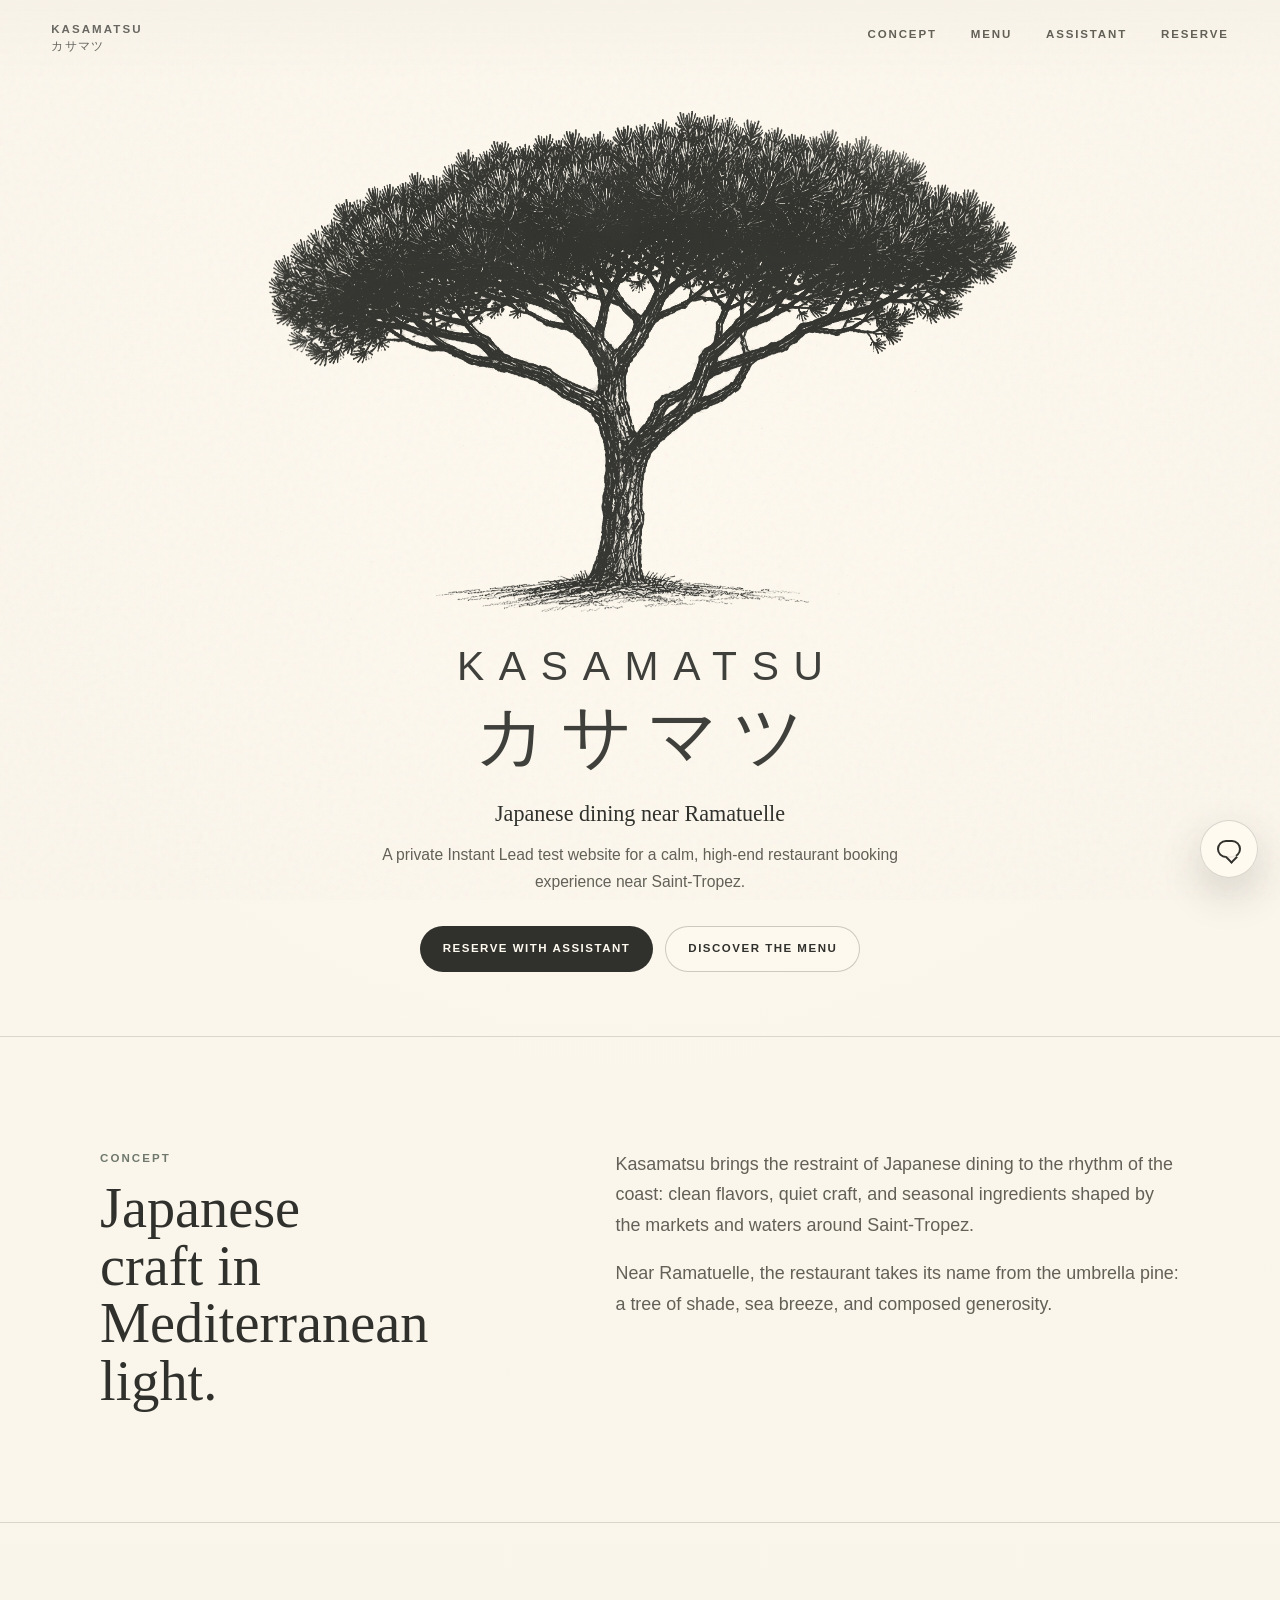
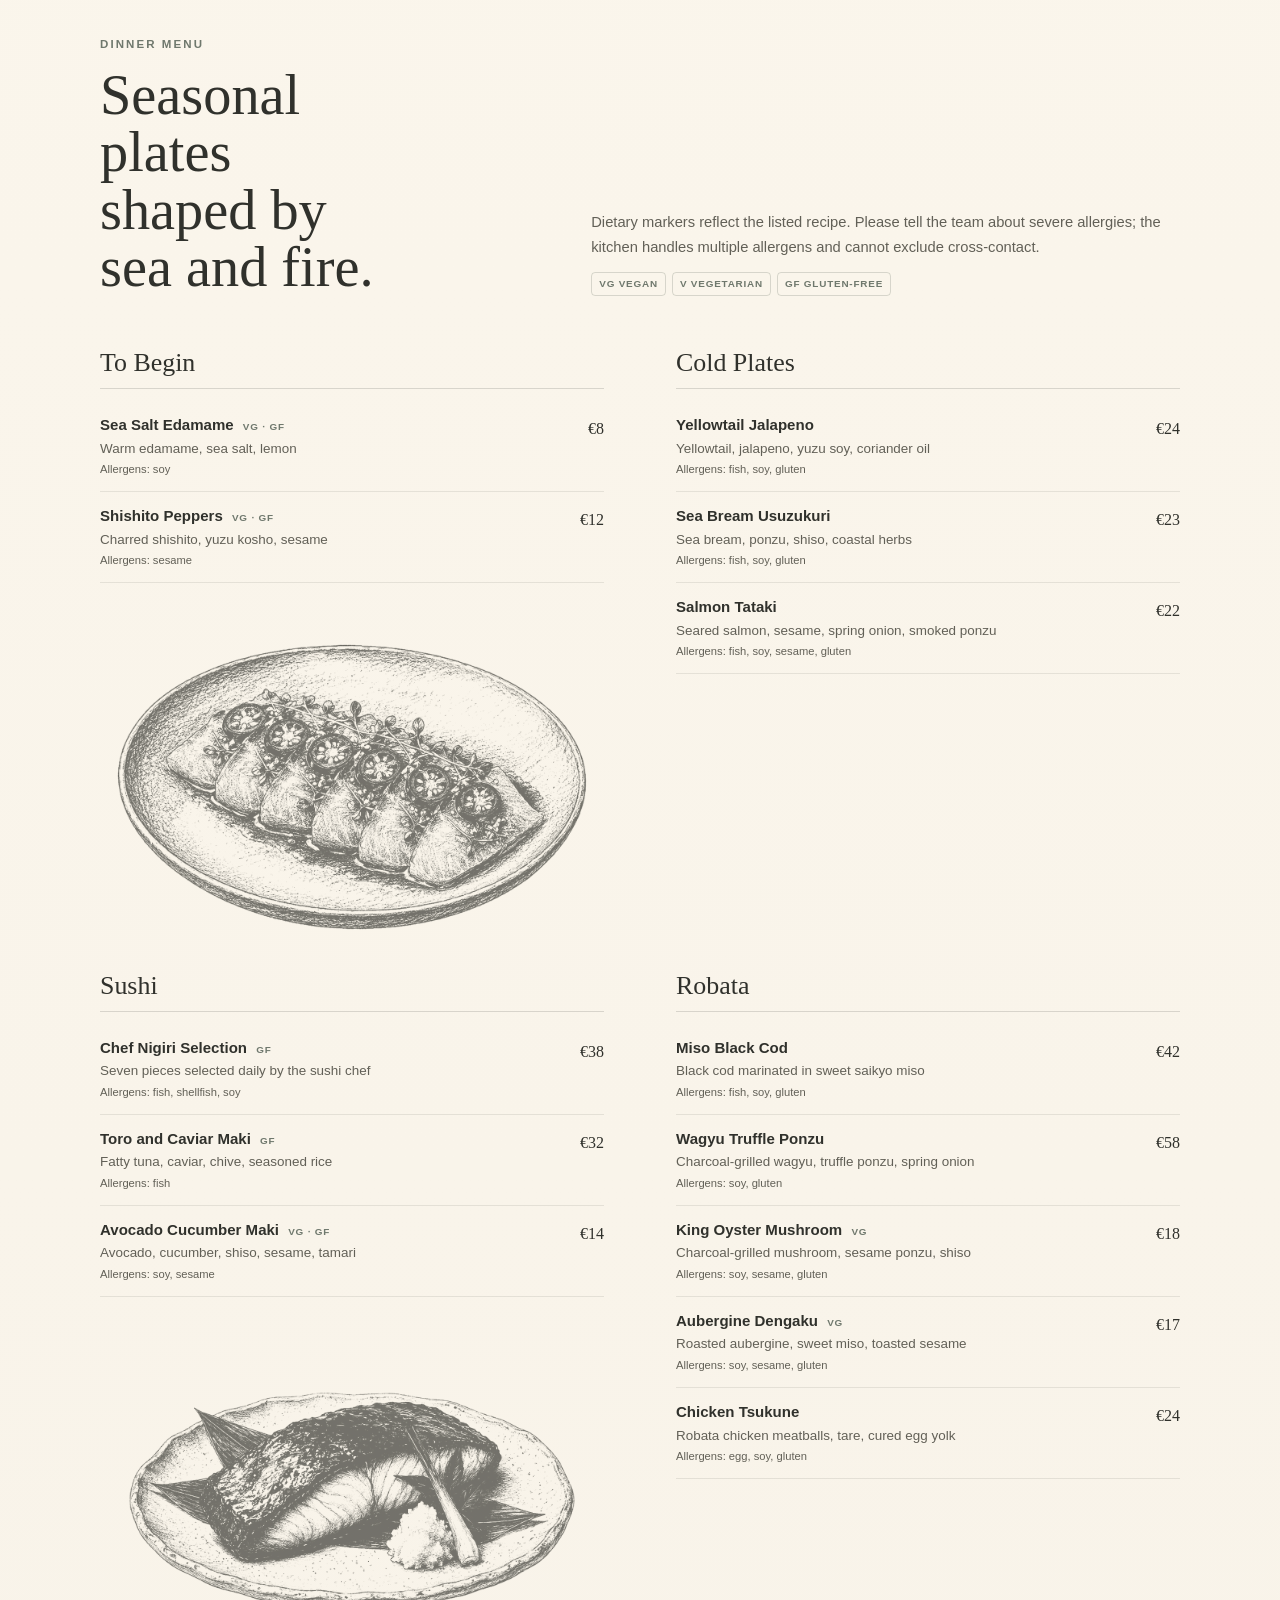
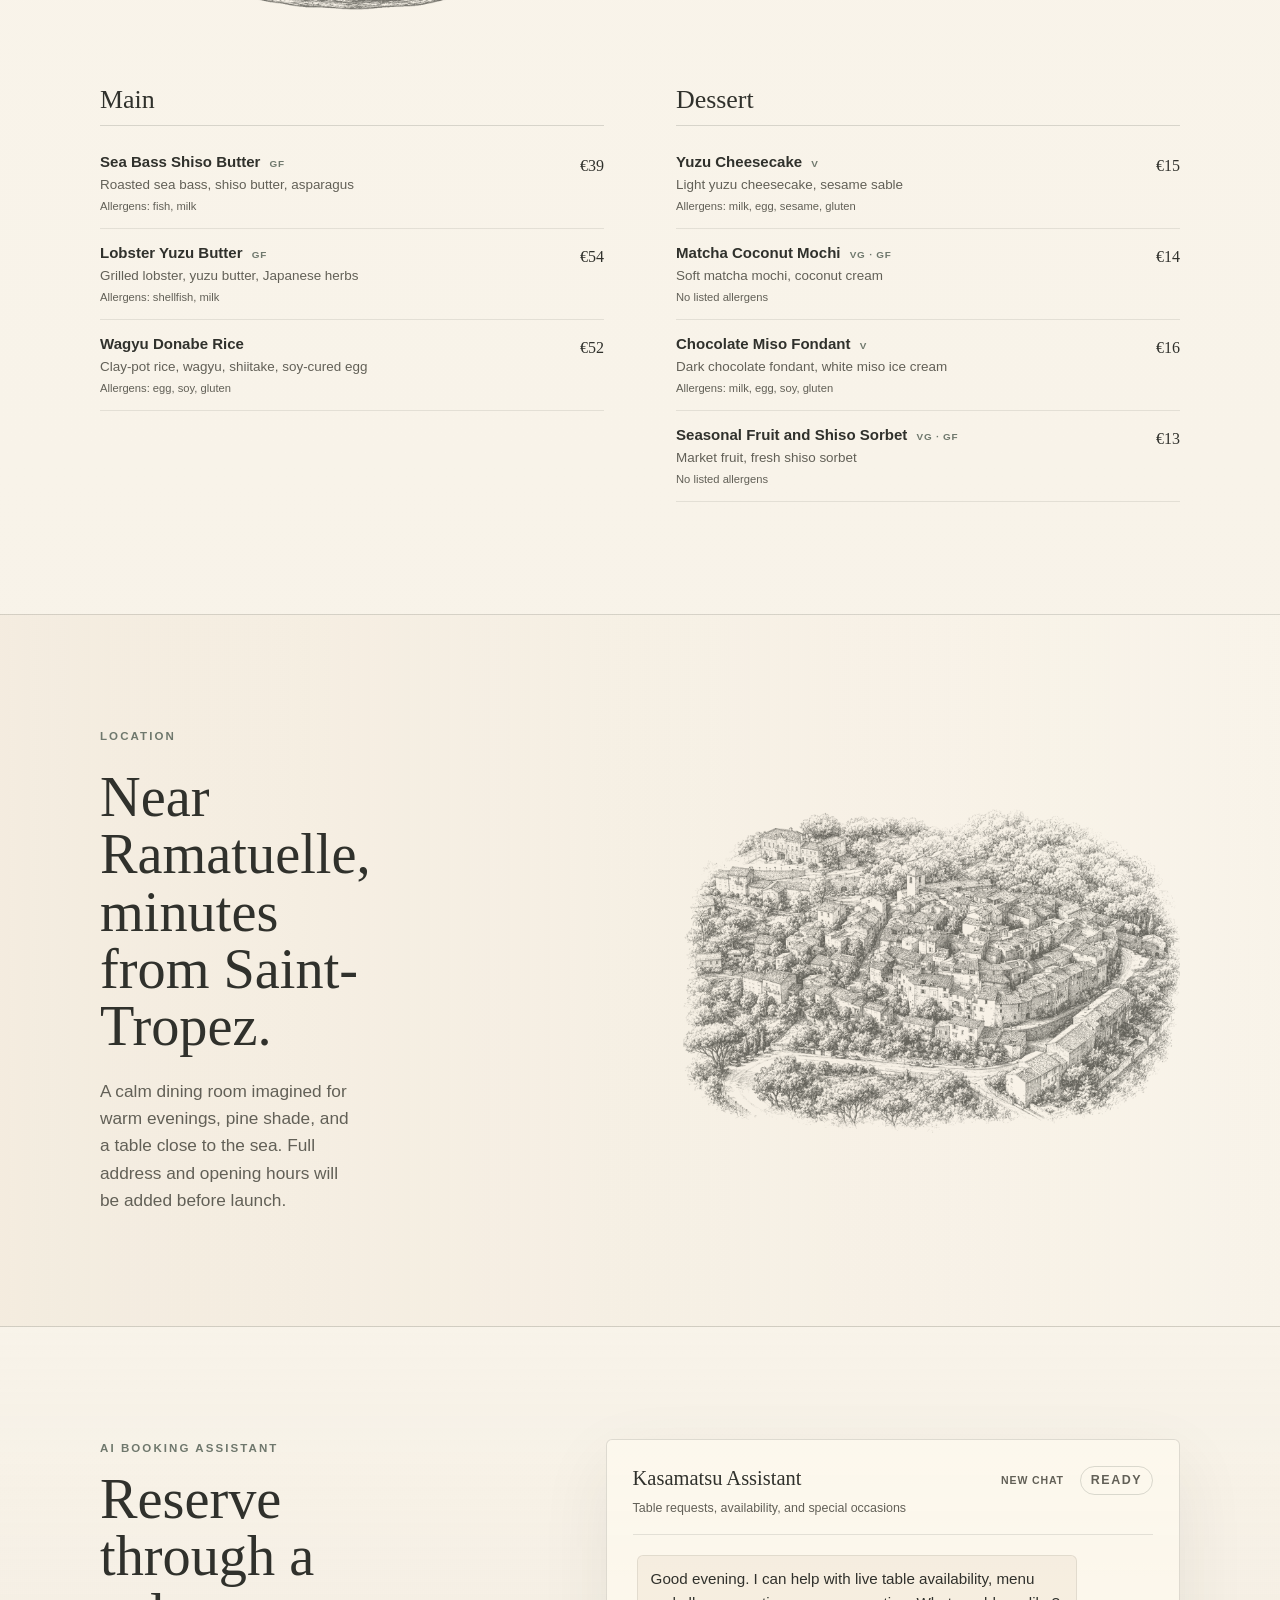
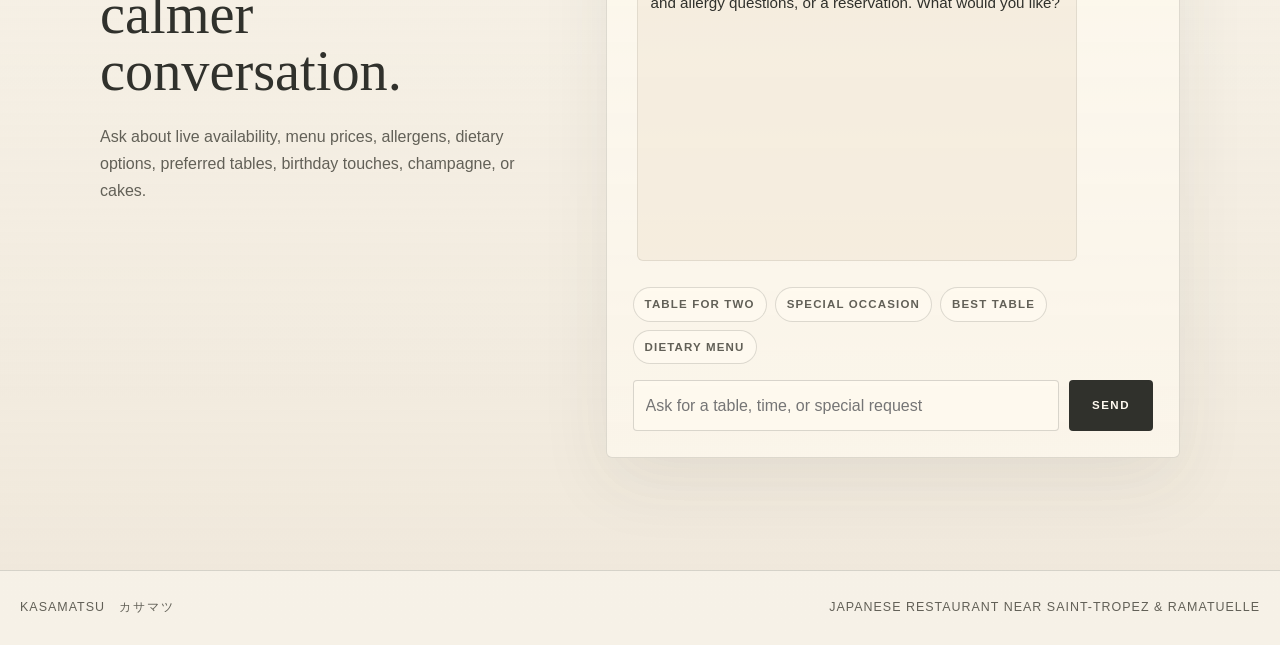
<file: index.html>
<!doctype html>
<html lang="en">
  <head>
    <meta charset="utf-8" />
    <meta name="viewport" content="width=device-width, initial-scale=1" />
    <meta
      name="description"
      content="Private testing website for Instant Lead, featuring the Kasamatsu restaurant concept and AI booking assistant prototype."
    />
    <title>Kasamatsu | Instant Lead Test Website</title>
    <link rel="stylesheet" href="style.css" />
  </head>
  <body>
    <header class="site-header" aria-label="Primary navigation">
      <a class="header-brand" href="#top" aria-label="Kasamatsu home">
        <span>KASAMATSU</span>
        <span lang="ja">カサマツ</span>
      </a>
      <nav>
        <a href="#concept">Concept</a>
        <a href="#menu">Menu</a>
        <a href="#assistant">Assistant</a>
        <a href="#assistant">Reserve</a>
      </nav>
    </header>

    <main id="top">
      <section class="hero" aria-labelledby="hero-title">
        <div class="hero-inner">
          <div class="logo-mark" data-logo-breeze aria-label="Kasamatsu, カサマツ">
            <div
              class="tree-scene"
              role="img"
              aria-label="Hand-drawn umbrella pine tree logo"
            >
              <img
                class="tree-layer tree-base"
                src="assets/tree/tree-base.png"
                alt=""
              />
              <img class="tree-layer tree-canopy" data-depth="0.72" data-phase="0.1" src="assets/tree/canopy-1.png" alt="" />
              <img class="tree-layer tree-canopy" data-depth="0.9" data-phase="0.28" src="assets/tree/canopy-2.png" alt="" />
              <img class="tree-layer tree-canopy" data-depth="1.12" data-phase="0.46" src="assets/tree/canopy-3.png" alt="" />
              <img class="tree-layer tree-canopy" data-depth="1.3" data-phase="0.64" src="assets/tree/canopy-4.png" alt="" />
              <img class="tree-layer tree-canopy" data-depth="1.18" data-phase="0.82" src="assets/tree/canopy-5.png" alt="" />
              <img class="tree-layer tree-canopy" data-depth="0.76" data-phase="1" src="assets/tree/canopy-6.png" alt="" />
              <img class="tree-layer tree-canopy" data-depth="0.94" data-phase="1.18" src="assets/tree/canopy-7.png" alt="" />
              <img class="tree-layer tree-canopy" data-depth="1.08" data-phase="1.36" src="assets/tree/canopy-8.png" alt="" />
            </div>

            <h1 id="hero-title" class="brand-word">KASAMATSU</h1>
            <p class="brand-kana" lang="ja">カサマツ</p>
          </div>

          <p class="hero-subtitle">Japanese dining near Ramatuelle</p>
          <p class="hero-copy">
            A private Instant Lead test website for a calm, high-end restaurant
            booking experience near Saint-Tropez.
          </p>
          <div class="hero-actions" aria-label="Primary">
            <a class="button primary" href="#assistant">Reserve with assistant</a>
            <a class="button secondary" href="#menu">Discover the menu</a>
          </div>
        </div>
      </section>

      <section class="section concept" id="concept" aria-labelledby="concept-title">
        <div class="section-inner split">
          <div>
            <p class="eyebrow">Concept</p>
            <h2 id="concept-title">Japanese craft in Mediterranean light.</h2>
          </div>
          <div class="copy">
            <p>
              Kasamatsu brings the restraint of Japanese dining to the rhythm of
              the coast: clean flavors, quiet craft, and seasonal ingredients
              shaped by the markets and waters around Saint-Tropez.
            </p>
            <p>
              Near Ramatuelle, the restaurant takes its name from the umbrella
              pine: a tree of shade, sea breeze, and composed generosity.
            </p>
          </div>
        </div>
      </section>

      <section class="section" id="menu" aria-labelledby="menu-title">
        <div class="section-inner">
          <div class="section-heading">
            <div>
              <p class="eyebrow">Dinner Menu</p>
              <h2 id="menu-title">Seasonal plates shaped by sea and fire.</h2>
            </div>
            <div class="menu-intro">
              <p>
                Dietary markers reflect the listed recipe. Please tell the team
                about severe allergies; the kitchen handles multiple allergens
                and cannot exclude cross-contact.
              </p>
              <div class="menu-legend" aria-label="Dietary markers">
                <span>VG Vegan</span>
                <span>V Vegetarian</span>
                <span>GF Gluten-free</span>
              </div>
            </div>
          </div>

          <div class="full-menu">
            <section class="menu-group" aria-labelledby="menu-begin">
              <h3 id="menu-begin">To Begin</h3>
              <div class="menu-list">
                <article class="menu-item">
                  <div><h4>Sea Salt Edamame <span>VG · GF</span></h4><p>Warm edamame, sea salt, lemon</p><small>Allergens: soy</small></div>
                  <strong>€8</strong>
                </article>
                <article class="menu-item">
                  <div><h4>Shishito Peppers <span>VG · GF</span></h4><p>Charred shishito, yuzu kosho, sesame</p><small>Allergens: sesame</small></div>
                  <strong>€12</strong>
                </article>
              </div>
              <figure class="menu-inline-art">
                <img
                  src="assets/food/yellowtail-jalapeno.png"
                  alt="Hand-drawn Japanese cold plate"
                  loading="lazy"
                />
              </figure>
            </section>

            <section class="menu-group" aria-labelledby="menu-cold">
              <h3 id="menu-cold">Cold Plates</h3>
              <div class="menu-list">
                <article class="menu-item">
                  <div><h4>Yellowtail Jalapeno</h4><p>Yellowtail, jalapeno, yuzu soy, coriander oil</p><small>Allergens: fish, soy, gluten</small></div>
                  <strong>€24</strong>
                </article>
                <article class="menu-item">
                  <div><h4>Sea Bream Usuzukuri</h4><p>Sea bream, ponzu, shiso, coastal herbs</p><small>Allergens: fish, soy, gluten</small></div>
                  <strong>€23</strong>
                </article>
                <article class="menu-item">
                  <div><h4>Salmon Tataki</h4><p>Seared salmon, sesame, spring onion, smoked ponzu</p><small>Allergens: fish, soy, sesame, gluten</small></div>
                  <strong>€22</strong>
                </article>
              </div>
            </section>

            <section class="menu-group" aria-labelledby="menu-sushi">
              <h3 id="menu-sushi">Sushi</h3>
              <div class="menu-list">
                <article class="menu-item">
                  <div><h4>Chef Nigiri Selection <span>GF</span></h4><p>Seven pieces selected daily by the sushi chef</p><small>Allergens: fish, shellfish, soy</small></div>
                  <strong>€38</strong>
                </article>
                <article class="menu-item">
                  <div><h4>Toro and Caviar Maki <span>GF</span></h4><p>Fatty tuna, caviar, chive, seasoned rice</p><small>Allergens: fish</small></div>
                  <strong>€32</strong>
                </article>
                <article class="menu-item">
                  <div><h4>Avocado Cucumber Maki <span>VG · GF</span></h4><p>Avocado, cucumber, shiso, sesame, tamari</p><small>Allergens: soy, sesame</small></div>
                  <strong>€14</strong>
                </article>
              </div>
              <figure class="menu-inline-art menu-inline-art-small">
                <img
                  src="assets/food/miso-black-cod.png"
                  alt="Hand-drawn Japanese black cod plate"
                  loading="lazy"
                />
              </figure>
            </section>

            <section class="menu-group" aria-labelledby="menu-robata">
              <h3 id="menu-robata">Robata</h3>
              <div class="menu-list">
                <article class="menu-item">
                  <div><h4>Miso Black Cod</h4><p>Black cod marinated in sweet saikyo miso</p><small>Allergens: fish, soy, gluten</small></div>
                  <strong>€42</strong>
                </article>
                <article class="menu-item">
                  <div><h4>Wagyu Truffle Ponzu</h4><p>Charcoal-grilled wagyu, truffle ponzu, spring onion</p><small>Allergens: soy, gluten</small></div>
                  <strong>€58</strong>
                </article>
                <article class="menu-item">
                  <div><h4>King Oyster Mushroom <span>VG</span></h4><p>Charcoal-grilled mushroom, sesame ponzu, shiso</p><small>Allergens: soy, sesame, gluten</small></div>
                  <strong>€18</strong>
                </article>
                <article class="menu-item">
                  <div><h4>Aubergine Dengaku <span>VG</span></h4><p>Roasted aubergine, sweet miso, toasted sesame</p><small>Allergens: soy, sesame, gluten</small></div>
                  <strong>€17</strong>
                </article>
                <article class="menu-item">
                  <div><h4>Chicken Tsukune</h4><p>Robata chicken meatballs, tare, cured egg yolk</p><small>Allergens: egg, soy, gluten</small></div>
                  <strong>€24</strong>
                </article>
              </div>
            </section>

            <section class="menu-group" aria-labelledby="menu-main">
              <h3 id="menu-main">Main</h3>
              <div class="menu-list">
                <article class="menu-item">
                  <div><h4>Sea Bass Shiso Butter <span>GF</span></h4><p>Roasted sea bass, shiso butter, asparagus</p><small>Allergens: fish, milk</small></div>
                  <strong>€39</strong>
                </article>
                <article class="menu-item">
                  <div><h4>Lobster Yuzu Butter <span>GF</span></h4><p>Grilled lobster, yuzu butter, Japanese herbs</p><small>Allergens: shellfish, milk</small></div>
                  <strong>€54</strong>
                </article>
                <article class="menu-item">
                  <div><h4>Wagyu Donabe Rice</h4><p>Clay-pot rice, wagyu, shiitake, soy-cured egg</p><small>Allergens: egg, soy, gluten</small></div>
                  <strong>€52</strong>
                </article>
              </div>
            </section>

            <section class="menu-group" aria-labelledby="menu-dessert">
              <h3 id="menu-dessert">Dessert</h3>
              <div class="menu-list">
                <article class="menu-item">
                  <div><h4>Yuzu Cheesecake <span>V</span></h4><p>Light yuzu cheesecake, sesame sable</p><small>Allergens: milk, egg, sesame, gluten</small></div>
                  <strong>€15</strong>
                </article>
                <article class="menu-item">
                  <div><h4>Matcha Coconut Mochi <span>VG · GF</span></h4><p>Soft matcha mochi, coconut cream</p><small>No listed allergens</small></div>
                  <strong>€14</strong>
                </article>
                <article class="menu-item">
                  <div><h4>Chocolate Miso Fondant <span>V</span></h4><p>Dark chocolate fondant, white miso ice cream</p><small>Allergens: milk, egg, soy, gluten</small></div>
                  <strong>€16</strong>
                </article>
                <article class="menu-item">
                  <div><h4>Seasonal Fruit and Shiso Sorbet <span>VG · GF</span></h4><p>Market fruit, fresh shiso sorbet</p><small>No listed allergens</small></div>
                  <strong>€13</strong>
                </article>
              </div>
            </section>
          </div>
        </div>
      </section>

      <section class="section location" id="location" aria-labelledby="location-title">
        <div class="section-inner location-block">
          <div class="location-copy">
            <p class="eyebrow">Location</p>
            <h2 id="location-title">Near Ramatuelle, minutes from Saint-Tropez.</h2>
            <p class="location-note">
              A calm dining room imagined for warm evenings, pine shade, and a
              table close to the sea. Full address and opening hours will be added
              before launch.
            </p>
          </div>
          <figure class="location-art">
            <img
              src="assets/location/ramatuelle-village-transparent.png"
              alt="Hand-drawn aerial view of Ramatuelle village"
              loading="lazy"
            />
          </figure>
        </div>
      </section>

      <section
        class="section assistant-section"
        id="assistant"
        aria-labelledby="assistant-title"
      >
        <div class="section-inner assistant-layout">
          <div>
            <p class="eyebrow">AI Booking Assistant</p>
            <h2 id="assistant-title">Reserve through a calmer conversation.</h2>
            <p class="assistant-note">
              Ask about live availability, menu prices, allergens, dietary
              options, preferred tables, birthday touches, champagne, or cakes.
            </p>
          </div>

          <div class="assistant-card" data-chat-shell>
            <div class="assistant-card-header">
              <div>
                <p>Kasamatsu Assistant</p>
                <span>Table requests, availability, and special occasions</span>
              </div>
              <div class="assistant-header-actions">
                <button class="assistant-reset" type="button" data-chat-reset>New chat</button>
                <span class="assistant-status" data-chat-connection>Ready</span>
              </div>
            </div>

            <div
              class="assistant-messages"
              data-chat-messages
              aria-live="polite"
              aria-label="Booking assistant messages"
            >
              <div class="assistant-message assistant-message-bot">
                Good evening. I can help with live table availability, menu and
                allergy questions, or a reservation. What would you like?
              </div>
            </div>

            <div class="assistant-prompts" aria-label="Suggested messages">
              <button type="button" data-chat-prompt="Book a table for two tomorrow at 20:00.">
                Table for two
              </button>
              <button type="button" data-chat-prompt="Can I request the most romantic table with champagne?">
                Special occasion
              </button>
              <button type="button" data-chat-prompt="What is the best table for four people?">
                Best table
              </button>
              <button type="button" data-chat-prompt="Which dishes are vegan and gluten-free?">
                Dietary menu
              </button>
            </div>

            <form class="assistant-input-row" data-chat-form>
              <label class="visually-hidden" for="assistant-input">Message</label>
              <input
                id="assistant-input"
                name="message"
                type="text"
                autocomplete="off"
                placeholder="Ask for a table, time, or special request"
                required
              />
              <button class="button primary" type="submit">Send</button>
            </form>
          </div>
        </div>
      </section>
    </main>

    <button
      class="assistant-launcher"
      type="button"
      data-chat-launcher
      aria-label="Open booking assistant"
    >
      <span></span>
    </button>

    <footer class="site-footer">
      <p>KASAMATSU <span lang="ja">カサマツ</span></p>
      <p>Japanese restaurant near Saint-Tropez &amp; Ramatuelle</p>
    </footer>

    <script src="script.js"></script>
  </body>
</html>
</file>
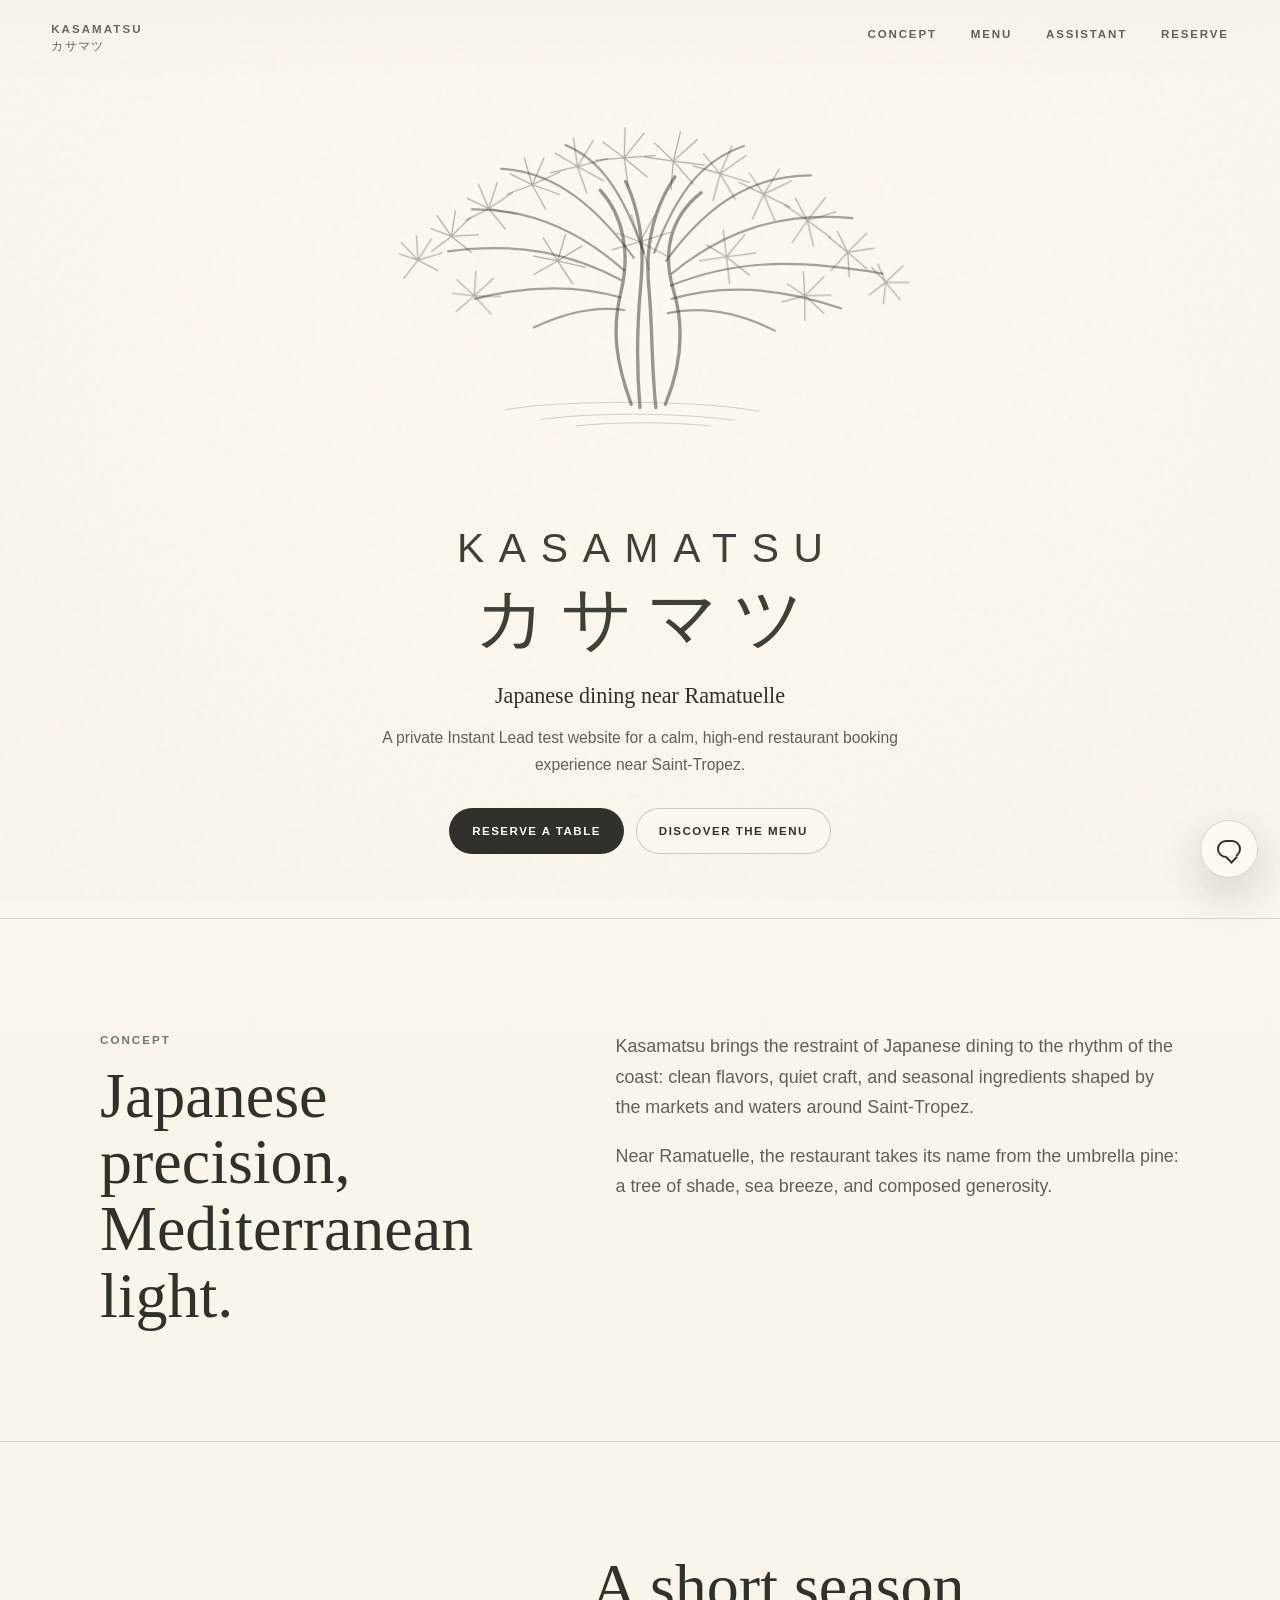
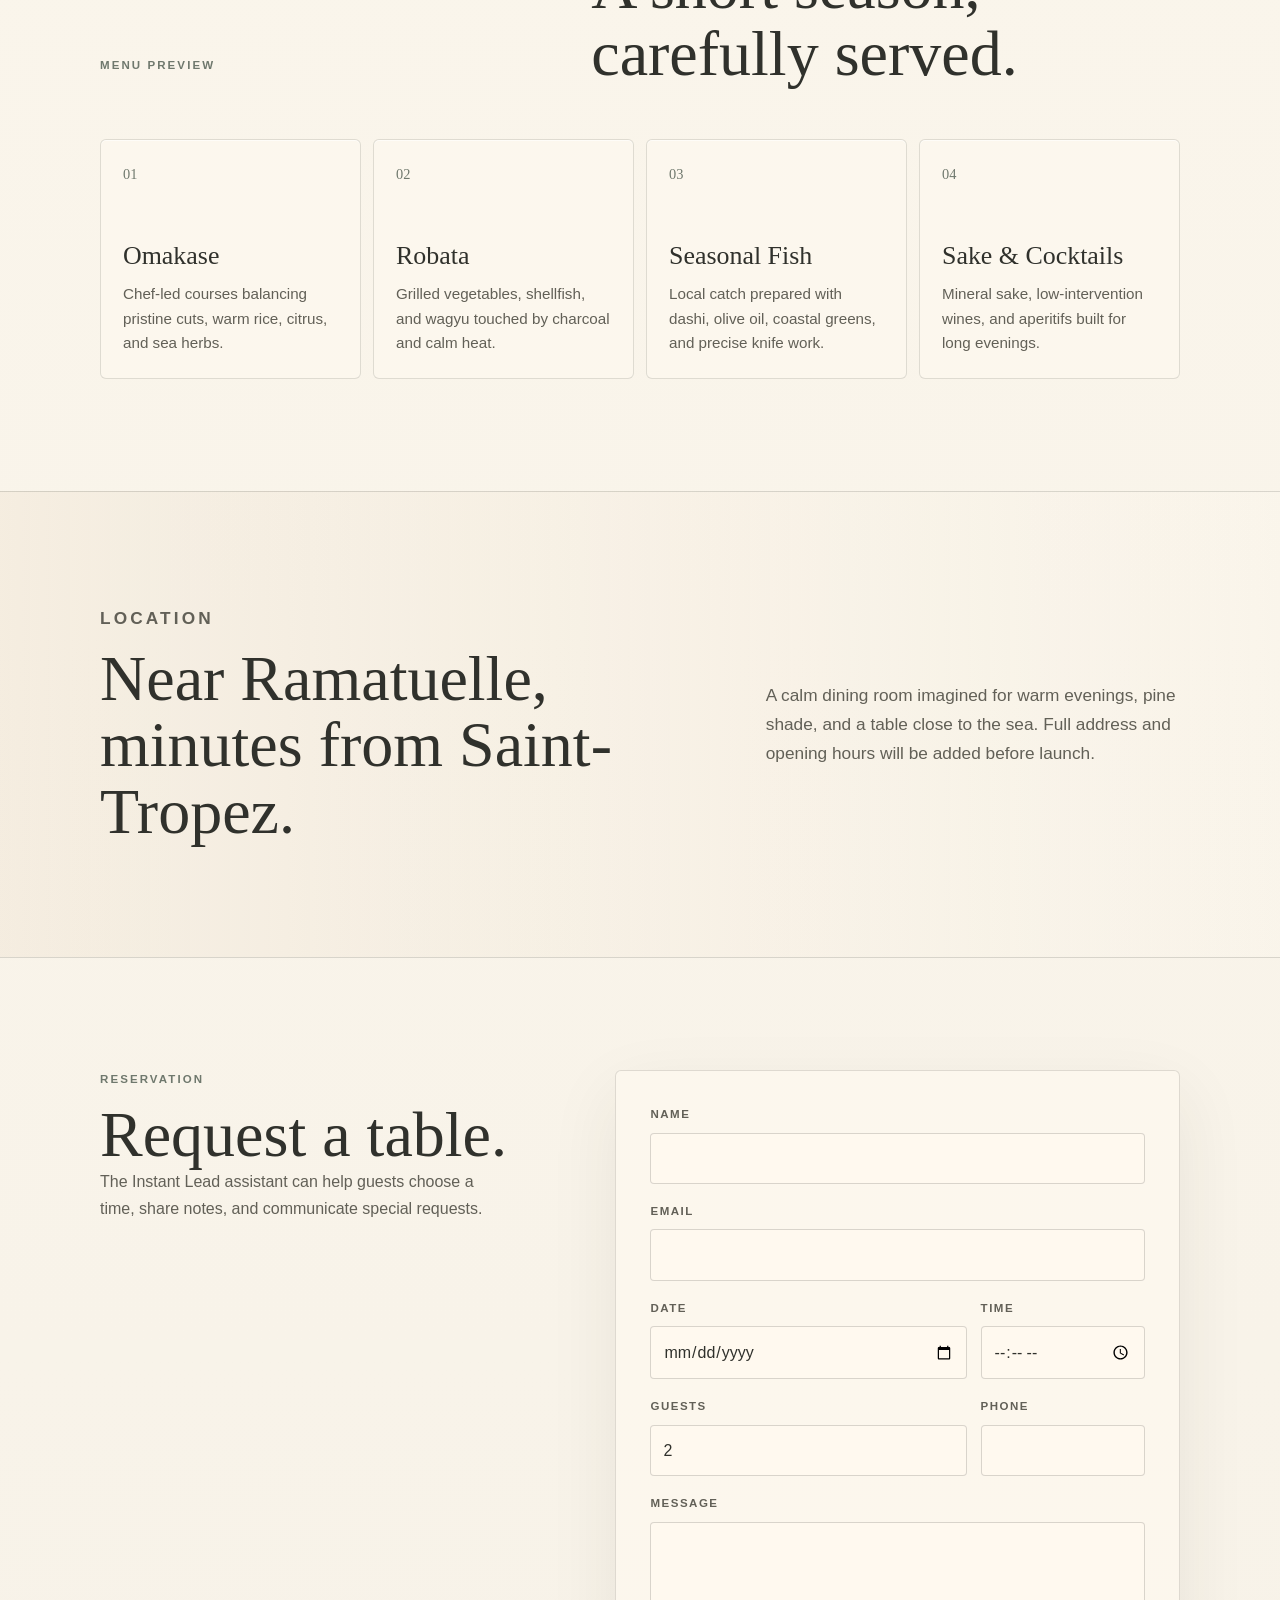
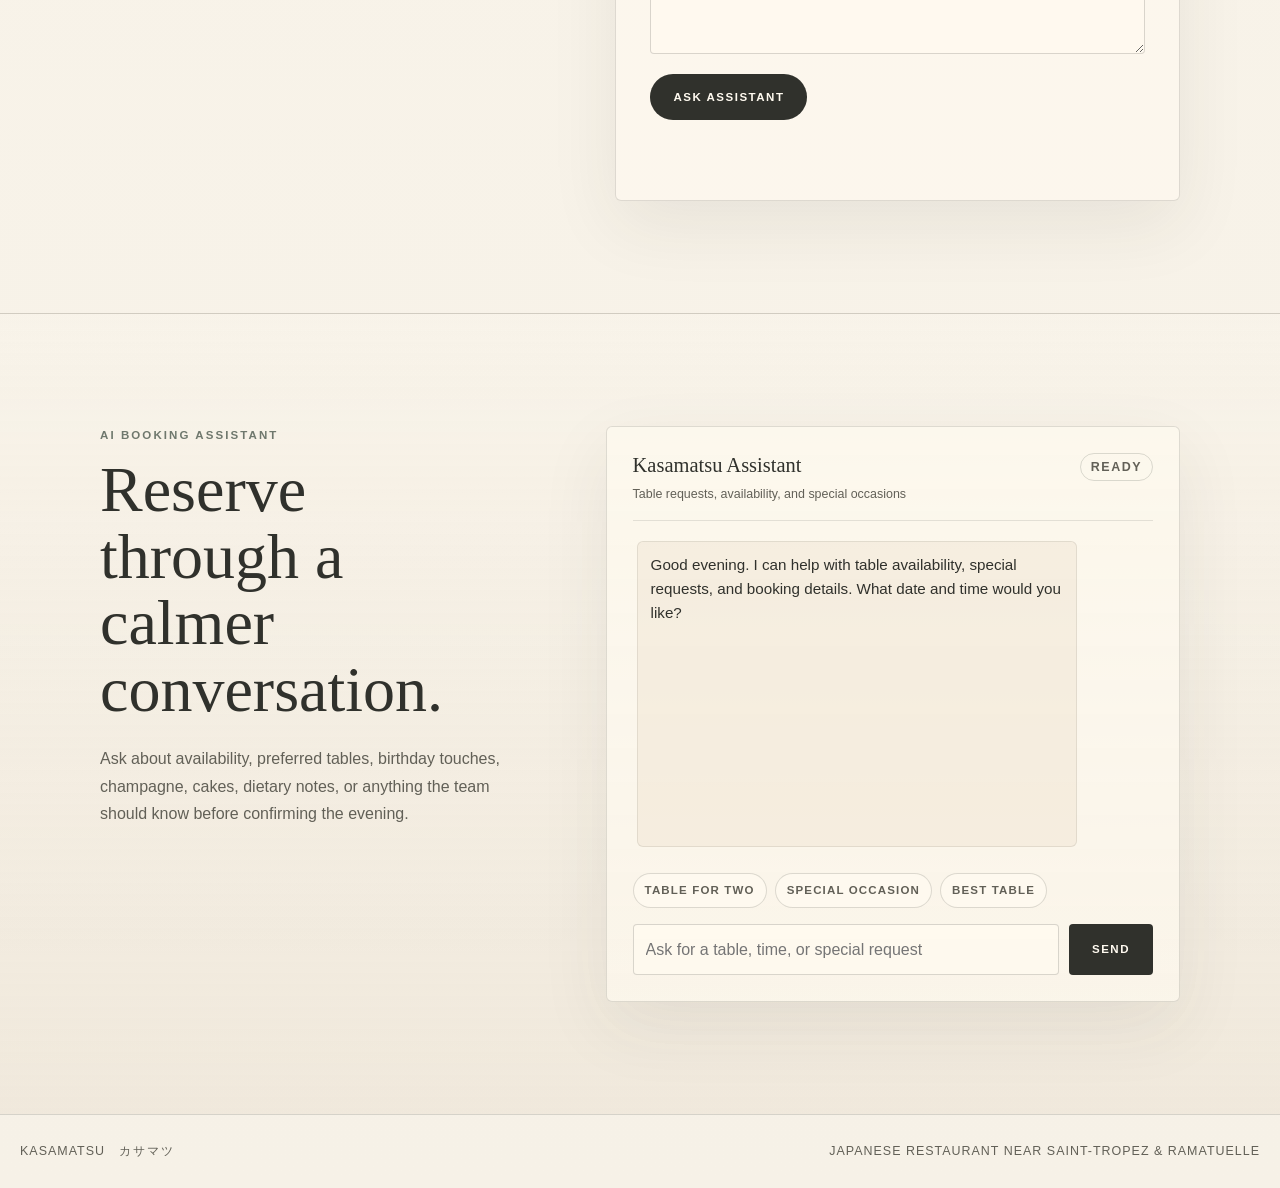
<file: Kasamatsu/index.html>
<!doctype html>
<html lang="en">
  <head>
    <meta charset="utf-8" />
    <meta name="viewport" content="width=device-width, initial-scale=1" />
    <meta
      name="description"
      content="Private testing website for Instant Lead, featuring the Kasamatsu restaurant concept and AI booking assistant prototype."
    />
    <title>Kasamatsu | Instant Lead Test Website</title>
    <link rel="stylesheet" href="style.css" />
  </head>
  <body>
    <header class="site-header" aria-label="Primary navigation">
      <a class="header-brand" href="#top" aria-label="Kasamatsu home">
        <span>KASAMATSU</span>
        <span lang="ja">カサマツ</span>
      </a>
      <nav>
        <a href="#concept">Concept</a>
        <a href="#menu">Menu</a>
        <a href="#assistant">Assistant</a>
        <a href="#reservation">Reserve</a>
      </nav>
    </header>

    <main id="top">
      <section class="hero" aria-labelledby="hero-title">
        <div class="hero-inner">
          <div class="logo-mark" data-logo-breeze aria-label="Kasamatsu, カサマツ">
            <svg
              class="tree-logo"
              viewBox="0 0 820 520"
              role="img"
              aria-labelledby="tree-title"
            >
              <title id="tree-title">Hand-drawn umbrella pine tree logo</title>
              <g class="ground-lines" aria-hidden="true">
                <path d="M240 396 C305 383 490 383 560 398" />
                <path d="M285 408 C355 399 452 399 528 409" />
                <path d="M330 416 C385 411 442 411 498 416" />
              </g>

              <g class="tree-still" aria-hidden="true">
                <path d="M410 393 C405 337 406 292 411 238 C416 187 409 144 392 108" />
                <path d="M430 393 C424 335 426 292 421 240 C416 184 429 139 454 102" />
                <path d="M399 389 C380 337 374 296 386 247 C398 198 389 151 360 119" />
                <path d="M442 389 C464 336 466 290 452 244 C438 197 448 153 487 122" />
                <path d="M386 232 C322 198 253 184 168 196" />
                <path d="M390 220 C329 166 266 142 198 143" />
                <path d="M402 204 C344 124 290 95 235 92" />
                <path d="M415 198 C388 121 360 80 316 62" />
                <path d="M428 198 C459 114 493 80 541 63" />
                <path d="M443 208 C498 132 556 100 626 100" />
                <path d="M450 224 C516 170 587 146 678 154" />
                <path d="M449 239 C530 207 602 205 716 224" />
                <path d="M385 254 C333 239 269 238 202 256" />
                <path d="M450 256 C512 238 583 240 664 268" />
                <path d="M390 270 C356 265 318 272 276 292" />
                <path d="M445 274 C487 265 530 271 580 296" />
              </g>

              <g class="needle-canopy" aria-hidden="true">
                <g class="needle-cluster" data-depth="0.68" data-phase="0.11">
                  <path d="M130 207 l-24 -8 M130 207 l-21 -22 M130 207 l-2 -31 M130 207 l17 -27 M130 207 l30 -9 M130 207 l25 13 M130 207 l-18 23" />
                </g>
                <g class="needle-cluster" data-depth="0.82" data-phase="0.24">
                  <path d="M172 177 l-26 -10 M172 177 l-18 -26 M172 177 l5 -32 M172 177 l24 -24 M172 177 l34 -2 M172 177 l25 20 M172 177 l-25 19" />
                </g>
                <g class="needle-cluster" data-depth="0.92" data-phase="0.37">
                  <path d="M219 142 l-27 -13 M219 142 l-13 -31 M219 142 l11 -33 M219 142 l30 -20 M219 142 l35 7 M219 142 l21 26 M219 142 l-29 15" />
                </g>
                <g class="needle-cluster" data-depth="1.08" data-phase="0.5">
                  <path d="M274 112 l-28 -14 M274 112 l-10 -34 M274 112 l15 -34 M274 112 l35 -16 M274 112 l34 12 M274 112 l17 31 M274 112 l-32 12" />
                </g>
                <g class="needle-cluster" data-depth="1.18" data-phase="0.65">
                  <path d="M331 89 l-28 -17 M331 89 l-5 -36 M331 89 l20 -33 M331 89 l38 -10 M331 89 l33 18 M331 89 l12 34 M331 89 l-34 8" />
                </g>
                <g class="needle-cluster" data-depth="1.28" data-phase="0.79">
                  <path d="M390 78 l-27 -20 M390 78 l1 -38 M390 78 l25 -31 M390 78 l39 -3 M390 78 l29 24 M390 78 l5 36 M390 78 l-36 3" />
                </g>
                <g class="needle-cluster" data-depth="1.22" data-phase="0.93">
                  <path d="M452 82 l-24 -23 M452 82 l9 -37 M452 82 l30 -27 M452 82 l39 5 M452 82 l25 29 M452 82 l-3 36 M452 82 l-36 -5" />
                </g>
                <g class="needle-cluster" data-depth="1.1" data-phase="1.08">
                  <path d="M511 98 l-21 -25 M511 98 l15 -35 M511 98 l33 -23 M511 98 l37 11 M511 98 l19 32 M511 98 l-9 34 M511 98 l-34 -10" />
                </g>
                <g class="needle-cluster" data-depth="0.96" data-phase="1.22">
                  <path d="M566 124 l-18 -27 M566 124 l20 -32 M566 124 l35 -17 M566 124 l33 16 M566 124 l14 33 M566 124 l-14 31 M566 124 l-31 -15" />
                </g>
                <g class="needle-cluster" data-depth="0.84" data-phase="1.36">
                  <path d="M621 157 l-15 -28 M621 157 l23 -29 M621 157 l36 -11 M621 157 l29 21 M621 157 l8 33 M621 157 l-19 28 M621 157 l-28 -19" />
                </g>
                <g class="needle-cluster" data-depth="0.68" data-phase="1.51">
                  <path d="M672 197 l-13 -26 M672 197 l24 -24 M672 197 l33 -5 M672 197 l24 21 M672 197 l2 31 M672 197 l-21 23 M672 197 l-24 -19" />
                </g>
                <g class="needle-cluster" data-depth="0.58" data-phase="1.64">
                  <path d="M720 235 l-10 -23 M720 235 l22 -21 M720 235 l29 0 M720 235 l18 22 M720 235 l-3 27 M720 235 l-21 16 M720 235 l-18 -19" />
                </g>
                <g class="needle-cluster" data-depth="0.78" data-phase="0.31">
                  <path d="M201 252 l-28 -3 M201 252 l-22 -20 M201 252 l2 -31 M201 252 l24 -22 M201 252 l33 1 M201 252 l21 23 M201 252 l-23 20" />
                </g>
                <g class="needle-cluster" data-depth="1.04" data-phase="0.61">
                  <path d="M306 208 l-30 -6 M306 208 l-18 -29 M306 208 l10 -33 M306 208 l31 -19 M306 208 l35 8 M306 208 l19 29 M306 208 l-30 17" />
                </g>
                <g class="needle-cluster" data-depth="1.16" data-phase="0.92">
                  <path d="M410 184 l-29 -11 M410 184 l-11 -34 M410 184 l18 -33 M410 184 l38 -12 M410 184 l34 18 M410 184 l12 36 M410 184 l-35 10" />
                </g>
                <g class="needle-cluster" data-depth="1.06" data-phase="1.18">
                  <path d="M519 203 l-25 -15 M519 203 l-4 -34 M519 203 l23 -28 M519 203 l37 -5 M519 203 l29 23 M519 203 l4 34 M519 203 l-34 5" />
                </g>
                <g class="needle-cluster" data-depth="0.86" data-phase="1.47">
                  <path d="M618 252 l-22 -15 M618 252 l-2 -31 M618 252 l24 -24 M618 252 l33 -1 M618 252 l24 22 M618 252 l0 31 M618 252 l-29 8" />
                </g>
              </g>
            </svg>

            <h1 id="hero-title" class="brand-word">KASAMATSU</h1>
            <p class="brand-kana" lang="ja">カサマツ</p>
          </div>

          <p class="hero-subtitle">Japanese dining near Ramatuelle</p>
          <p class="hero-copy">
            A private Instant Lead test website for a calm, high-end restaurant
            booking experience near Saint-Tropez.
          </p>
          <div class="hero-actions" aria-label="Primary">
            <a class="button primary" href="#reservation">Reserve a table</a>
            <a class="button secondary" href="#menu">Discover the menu</a>
          </div>
        </div>
      </section>

      <section class="section concept" id="concept" aria-labelledby="concept-title">
        <div class="section-inner split">
          <div>
            <p class="eyebrow">Concept</p>
            <h2 id="concept-title">Japanese precision, Mediterranean light.</h2>
          </div>
          <div class="copy">
            <p>
              Kasamatsu brings the restraint of Japanese dining to the rhythm of
              the coast: clean flavors, quiet craft, and seasonal ingredients
              shaped by the markets and waters around Saint-Tropez.
            </p>
            <p>
              Near Ramatuelle, the restaurant takes its name from the umbrella
              pine: a tree of shade, sea breeze, and composed generosity.
            </p>
          </div>
        </div>
      </section>

      <section class="section" id="menu" aria-labelledby="menu-title">
        <div class="section-inner">
          <div class="section-heading">
            <p class="eyebrow">Menu Preview</p>
            <h2 id="menu-title">A short season, carefully served.</h2>
          </div>

          <div class="menu-grid">
            <article class="menu-card">
              <span>01</span>
              <h3>Omakase</h3>
              <p>Chef-led courses balancing pristine cuts, warm rice, citrus, and sea herbs.</p>
            </article>
            <article class="menu-card">
              <span>02</span>
              <h3>Robata</h3>
              <p>Grilled vegetables, shellfish, and wagyu touched by charcoal and calm heat.</p>
            </article>
            <article class="menu-card">
              <span>03</span>
              <h3>Seasonal Fish</h3>
              <p>Local catch prepared with dashi, olive oil, coastal greens, and precise knife work.</p>
            </article>
            <article class="menu-card">
              <span>04</span>
              <h3>Sake & Cocktails</h3>
              <p>Mineral sake, low-intervention wines, and aperitifs built for long evenings.</p>
            </article>
          </div>
        </div>
      </section>

      <section class="section location" id="location" aria-labelledby="location-title">
        <div class="section-inner location-block">
          <div>
            <p class="eyebrow">Location</p>
            <h2 id="location-title">Near Ramatuelle, minutes from Saint-Tropez.</h2>
          </div>
          <p>
            A calm dining room imagined for warm evenings, pine shade, and a
            table close to the sea. Full address and opening hours will be added
            before launch.
          </p>
        </div>
      </section>

      <section
        class="section reservation"
        id="reservation"
        aria-labelledby="reservation-title"
      >
        <div class="section-inner reservation-layout">
          <div>
            <p class="eyebrow">Reservation</p>
            <h2 id="reservation-title">Request a table.</h2>
            <p class="reservation-note">
              The Instant Lead assistant can help guests choose a time, share
              notes, and communicate special requests.
            </p>
          </div>

          <form class="reservation-form" data-reservation-form>
            <div class="field">
              <label for="name">Name</label>
              <input id="name" name="name" type="text" autocomplete="name" required />
            </div>
            <div class="field">
              <label for="email">Email</label>
              <input id="email" name="email" type="email" autocomplete="email" required />
            </div>
            <div class="field-row">
              <div class="field">
                <label for="date">Date</label>
                <input id="date" name="date" type="date" required />
              </div>
              <div class="field">
                <label for="time">Time</label>
                <input id="time" name="time" type="time" required />
              </div>
            </div>
            <div class="field-row">
              <div class="field">
                <label for="guests">Guests</label>
                <input
                  id="guests"
                  name="guests"
                  type="number"
                  min="1"
                  max="12"
                  value="2"
                  required
                />
              </div>
              <div class="field">
                <label for="phone">Phone</label>
                <input id="phone" name="phone" type="tel" autocomplete="tel" />
              </div>
            </div>
            <div class="field">
              <label for="message">Message</label>
              <textarea id="message" name="message" rows="4"></textarea>
            </div>
            <button class="button primary form-button" type="submit">Ask assistant</button>
            <p class="form-status" data-form-status role="status" aria-live="polite"></p>
          </form>
        </div>
      </section>

      <section
        class="section assistant-section"
        id="assistant"
        aria-labelledby="assistant-title"
      >
        <div class="section-inner assistant-layout">
          <div>
            <p class="eyebrow">AI Booking Assistant</p>
            <h2 id="assistant-title">Reserve through a calmer conversation.</h2>
            <p class="assistant-note">
              Ask about availability, preferred tables, birthday touches,
              champagne, cakes, dietary notes, or anything the team should know
              before confirming the evening.
            </p>
          </div>

          <div class="assistant-card" data-chat-shell>
            <div class="assistant-card-header">
              <div>
                <p>Kasamatsu Assistant</p>
                <span>Table requests, availability, and special occasions</span>
              </div>
              <span class="assistant-status" data-chat-connection>Ready</span>
            </div>

            <div
              class="assistant-messages"
              data-chat-messages
              aria-live="polite"
              aria-label="Booking assistant messages"
            >
              <div class="assistant-message assistant-message-bot">
                Good evening. I can help with table availability, special
                requests, and booking details. What date and time would you
                like?
              </div>
            </div>

            <div class="assistant-prompts" aria-label="Suggested messages">
              <button type="button" data-chat-prompt="Book a table for two tomorrow at 20:00.">
                Table for two
              </button>
              <button type="button" data-chat-prompt="Can I request the most romantic table with champagne?">
                Special occasion
              </button>
              <button type="button" data-chat-prompt="What is the best table for four people?">
                Best table
              </button>
            </div>

            <form class="assistant-input-row" data-chat-form>
              <label class="visually-hidden" for="assistant-input">Message</label>
              <input
                id="assistant-input"
                name="message"
                type="text"
                autocomplete="off"
                placeholder="Ask for a table, time, or special request"
                required
              />
              <button class="button primary" type="submit">Send</button>
            </form>
          </div>
        </div>
      </section>
    </main>

    <button
      class="assistant-launcher"
      type="button"
      data-chat-launcher
      aria-label="Open booking assistant"
    >
      <span></span>
    </button>

    <footer class="site-footer">
      <p>KASAMATSU <span lang="ja">カサマツ</span></p>
      <p>Japanese restaurant near Saint-Tropez &amp; Ramatuelle</p>
    </footer>

    <script src="script.js"></script>
  </body>
</html>
</file>
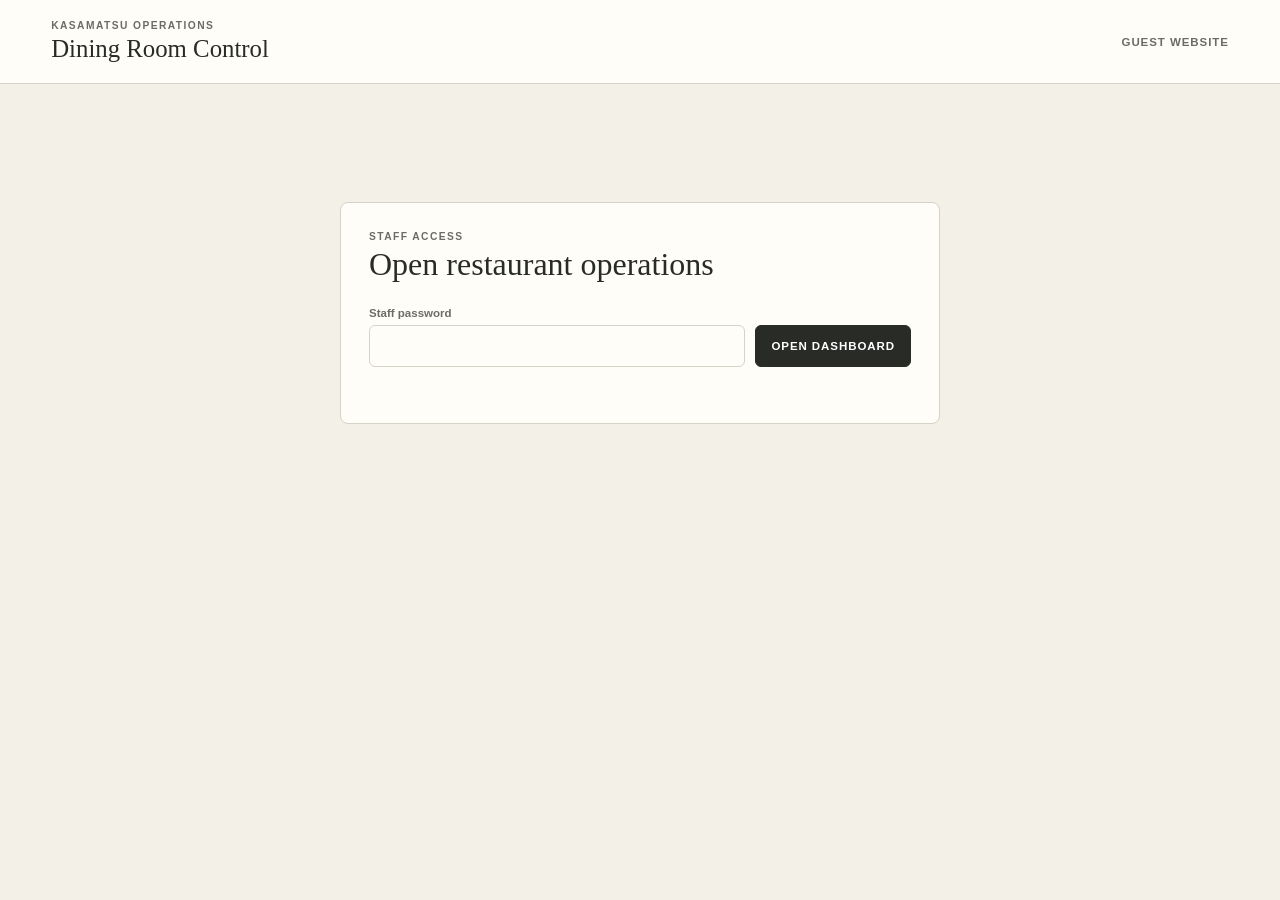
<file: staff.html>
<!doctype html>
<html lang="en">
  <head>
    <meta charset="utf-8" />
    <meta name="viewport" content="width=device-width, initial-scale=1" />
    <meta name="robots" content="noindex, nofollow" />
    <title>Kasamatsu Staff Operations</title>
    <link rel="stylesheet" href="staff.css" />
  </head>
  <body>
    <header class="staff-header">
      <div>
        <p class="staff-kicker">Kasamatsu Operations</p>
        <h1>Dining Room Control</h1>
      </div>
      <a href="index.html">Guest website</a>
    </header>

    <main class="staff-main">
      <section class="login-panel" data-login-panel>
        <p class="staff-kicker">Staff access</p>
        <h2>Open restaurant operations</h2>
        <form data-login-form>
          <label for="staff-password">Staff password</label>
          <div class="login-row">
            <input
              id="staff-password"
              name="password"
              type="password"
              autocomplete="current-password"
              required
            />
            <button type="submit">Open dashboard</button>
          </div>
          <p class="status-message" data-login-status aria-live="polite"></p>
        </form>
      </section>

      <section class="dashboard" data-dashboard hidden>
        <div class="dashboard-toolbar">
          <div>
            <p class="staff-kicker">Live Supabase operations</p>
            <h2 data-schedule-title>Dining room</h2>
          </div>
          <div class="toolbar-actions">
            <label for="schedule-date">Operating date</label>
            <input id="schedule-date" type="date" data-schedule-date />
            <button type="button" data-refresh>Refresh</button>
            <button class="secondary" type="button" data-logout>Lock</button>
          </div>
        </div>

        <nav class="view-switcher" aria-label="Dashboard views">
          <button type="button" class="is-active" data-view-button="day">Day</button>
          <button type="button" data-view-button="calendar">Calendar</button>
          <button type="button" data-view-button="live">Live floor</button>
          <button type="button" data-view-button="waitlist">
            Waiting list <span data-waiting-badge>0</span>
          </button>
        </nav>

        <div class="metrics" aria-label="Schedule summary">
          <div>
            <span>Reservations</span>
            <strong data-reservation-count>0</strong>
          </div>
          <div>
            <span>Guests</span>
            <strong data-guest-count>0</strong>
          </div>
          <div>
            <span>Booked tables</span>
            <strong data-booked-count>0</strong>
          </div>
          <div>
            <span>Free starts</span>
            <strong data-free-count>0</strong>
          </div>
        </div>

        <p class="schedule-status" data-dashboard-status aria-live="polite"></p>

        <section class="dashboard-view is-active" data-view="day">
          <div class="section-title-row">
            <div>
              <p class="staff-kicker">Current mode</p>
              <h3>Day schedule and free spots</h3>
            </div>
            <p>Free starts use 30-minute intervals from 18:30 to 21:30.</p>
          </div>
          <div class="day-table-grid" data-day-table-grid></div>

          <div class="booking-section">
            <p class="staff-kicker">Guest details</p>
            <h3>Reservation list</h3>
            <div class="reservation-list" data-reservation-list></div>
          </div>
        </section>

        <section class="dashboard-view" data-view="calendar" hidden>
          <div class="section-title-row">
            <div>
              <p class="staff-kicker">Calendar mode</p>
              <h3 data-calendar-title>Monthly booking calendar</h3>
            </div>
            <div class="calendar-actions">
              <button class="secondary" type="button" data-calendar-previous aria-label="Previous month">
                Previous
              </button>
              <button class="secondary" type="button" data-calendar-next aria-label="Next month">
                Next
              </button>
            </div>
          </div>
          <div class="calendar-weekdays" aria-hidden="true">
            <span>Mon</span><span>Tue</span><span>Wed</span><span>Thu</span>
            <span>Fri</span><span>Sat</span><span>Sun</span>
          </div>
          <div class="calendar-grid" data-calendar-grid></div>
        </section>

        <section class="dashboard-view" data-view="live" hidden>
          <div class="section-title-row">
            <div>
              <p class="staff-kicker">Visual mode</p>
              <h3>Live top-down restaurant view</h3>
            </div>
            <div class="live-legend">
              <span><i class="legend-free"></i> Free</span>
              <span><i class="legend-upcoming"></i> Upcoming</span>
              <span><i class="legend-seated"></i> Seated</span>
              <span><i class="legend-overtime"></i> Overtime</span>
            </div>
          </div>
          <div class="restaurant-map" data-restaurant-map></div>
        </section>

        <section class="dashboard-view" data-view="waitlist" hidden>
          <div class="section-title-row">
            <div>
              <p class="staff-kicker">Waiting list</p>
              <h3>Preferred-table queue</h3>
            </div>
            <p>First requested entry appears first. Assign a table only when it is genuinely free.</p>
          </div>
          <div class="waitlist-list" data-waitlist-list></div>
        </section>
      </section>
    </main>

    <script src="staff.js"></script>
  </body>
</html>
</file>
<file: style.css>
:root {
  --paper: #f6f1e7;
  --paper-deep: #e9dfcf;
  --ink: #30312c;
  --ink-soft: #626057;
  --line: rgba(48, 49, 44, 0.16);
  --sand-soft: #efe4d4;
  --pine: #6f786d;
  --white: #fffaf0;
  --shadow: 0 24px 70px rgba(48, 49, 44, 0.08);
  --serif: Georgia, "Times New Roman", serif;
  --sans: "Avenir Next", Avenir, "Helvetica Neue", Arial, sans-serif;
}

* {
  box-sizing: border-box;
}

html {
  scroll-behavior: smooth;
}

body {
  margin: 0;
  color: var(--ink);
  background:
    radial-gradient(circle at 50% 8%, rgba(255, 250, 240, 0.9), transparent 42rem),
    linear-gradient(180deg, rgba(255, 250, 240, 0.68), rgba(246, 241, 231, 0.94)),
    var(--paper);
  font-family: var(--sans);
  font-size: 16px;
  line-height: 1.7;
}

body::before {
  position: fixed;
  inset: 0;
  z-index: -1;
  pointer-events: none;
  content: "";
  opacity: 0.2;
  background-image: url("data:image/svg+xml,%3Csvg viewBox='0 0 220 220' xmlns='http://www.w3.org/2000/svg'%3E%3Cfilter id='noiseFilter'%3E%3CfeTurbulence type='fractalNoise' baseFrequency='0.72' numOctaves='3' stitchTiles='stitch'/%3E%3C/filter%3E%3Crect width='100%25' height='100%25' filter='url(%23noiseFilter)' opacity='0.24'/%3E%3C/svg%3E");
  mix-blend-mode: multiply;
}

svg {
  display: block;
}

a {
  color: inherit;
  text-decoration: none;
}

button,
input,
textarea {
  font: inherit;
}

.site-header {
  position: fixed;
  top: 0;
  right: 0;
  left: 0;
  z-index: 5;
  display: flex;
  align-items: center;
  justify-content: space-between;
  gap: 24px;
  padding: 22px clamp(18px, 4vw, 56px);
  background: linear-gradient(180deg, rgba(246, 241, 231, 0.92), rgba(246, 241, 231, 0));
}

.header-brand {
  display: grid;
  gap: 2px;
  color: rgba(48, 49, 44, 0.72);
  font-size: 0.72rem;
  font-weight: 700;
  letter-spacing: 0.18em;
  line-height: 1.3;
}

.header-brand span:last-child {
  font-family: var(--serif);
  font-weight: 400;
  letter-spacing: 0.12em;
}

.site-header nav {
  display: flex;
  flex-wrap: wrap;
  justify-content: flex-end;
  gap: clamp(14px, 3vw, 34px);
  color: var(--ink-soft);
  font-size: 0.72rem;
  font-weight: 700;
  letter-spacing: 0.16em;
  text-transform: uppercase;
}

.site-header nav a {
  padding-bottom: 5px;
  border-bottom: 1px solid transparent;
}

.site-header nav a:hover {
  border-color: rgba(48, 49, 44, 0.28);
}

.hero {
  display: grid;
  min-height: 92svh;
  padding: 96px 20px 64px;
  place-items: center;
  border-bottom: 1px solid var(--line);
}

.hero-inner {
  width: min(100%, 900px);
  text-align: center;
}

.logo-mark {
  width: min(100%, 800px);
  margin: 0 auto;
  cursor: default;
  user-select: none;
}

.tree-scene {
  position: relative;
  width: min(100%, 760px);
  aspect-ratio: 1234 / 860;
  margin: 0 auto;
  isolation: isolate;
  pointer-events: none;
}

.tree-layer {
  position: absolute;
  inset: 0;
  width: 100%;
  height: 100%;
  object-fit: contain;
  transform: translate3d(0, 0, 0) rotate(0deg);
}

.tree-base {
  z-index: 1;
}

.tree-canopy {
  z-index: 2;
  opacity: 0.98;
  transform-origin: 50% 68%;
  transition: opacity 300ms ease;
  will-change: transform;
}

.logo-mark.is-active .tree-canopy {
  opacity: 1;
}

.brand-word {
  margin: clamp(12px, 2vw, 18px) 0 0;
  color: #3f403b;
  font-size: clamp(1.58rem, 4vw, 2.55rem);
  font-weight: 400;
  letter-spacing: 0.36em;
  line-height: 1.1;
  text-indent: 0.36em;
}

.brand-kana {
  margin: 12px 0 0;
  color: #3f403b;
  font-family: var(--serif);
  font-size: clamp(2rem, 5.8vw, 4.4rem);
  letter-spacing: 0.2em;
  line-height: 1;
  text-indent: 0.2em;
}

.hero-subtitle {
  max-width: 42rem;
  margin: 24px auto 0;
  color: var(--ink);
  font-family: var(--serif);
  font-size: clamp(1.12rem, 2.1vw, 1.38rem);
}

.hero-copy {
  max-width: 34rem;
  margin: 10px auto 0;
  color: var(--ink-soft);
  font-size: 0.98rem;
}

.hero-actions {
  display: flex;
  flex-wrap: wrap;
  justify-content: center;
  gap: 12px;
  margin-top: 30px;
}

.button {
  display: inline-flex;
  min-height: 46px;
  align-items: center;
  justify-content: center;
  padding: 12px 22px 11px;
  border: 1px solid transparent;
  border-radius: 999px;
  font-size: 0.72rem;
  font-weight: 700;
  letter-spacing: 0.13em;
  line-height: 1.2;
  text-transform: uppercase;
  transition:
    background-color 180ms ease,
    border-color 180ms ease,
    color 180ms ease,
    transform 180ms ease;
}

.button:hover {
  transform: translateY(-1px);
}

.button:focus-visible,
input:focus-visible,
textarea:focus-visible,
a:focus-visible {
  outline: 2px solid rgba(111, 120, 109, 0.72);
  outline-offset: 4px;
}

.button.primary {
  background: var(--ink);
  color: var(--white);
}

.button.secondary {
  border-color: rgba(48, 49, 44, 0.24);
  background: rgba(255, 250, 240, 0.46);
  color: var(--ink);
}

.visually-hidden {
  position: absolute;
  width: 1px;
  height: 1px;
  padding: 0;
  overflow: hidden;
  clip: rect(0, 0, 0, 0);
  white-space: nowrap;
  border: 0;
}

.section {
  padding: clamp(58px, 9vw, 112px) 20px;
}

.section + .section {
  border-top: 1px solid var(--line);
}

.section-inner {
  width: min(100%, 1080px);
  margin: 0 auto;
}

.split {
  display: grid;
  grid-template-columns: minmax(0, 0.86fr) minmax(0, 1.14fr);
  gap: clamp(28px, 7vw, 92px);
  align-items: start;
}

.eyebrow {
  margin: 0 0 12px;
  color: var(--pine);
  font-size: 0.72rem;
  font-weight: 700;
  letter-spacing: 0.18em;
  text-transform: uppercase;
}

h2,
h3,
p {
  margin-top: 0;
}

h2 {
  max-width: 10ch;
  margin-bottom: 0;
  font-family: var(--serif);
  font-size: clamp(2.8rem, 4.4vw, 3.7rem);
  font-weight: 400;
  letter-spacing: 0;
  line-height: 1.02;
}

h3 {
  margin-bottom: 12px;
  font-family: var(--serif);
  font-size: 1.62rem;
  font-weight: 400;
  line-height: 1.15;
}

.copy {
  color: var(--ink-soft);
  font-size: clamp(1rem, 1.8vw, 1.12rem);
}

.copy p:last-child {
  margin-bottom: 0;
}

.section-heading {
  display: grid;
  grid-template-columns: minmax(0, 0.78fr) minmax(0, 1fr);
  gap: 32px;
  align-items: end;
  margin-bottom: clamp(28px, 5vw, 52px);
}

.menu-intro {
  color: var(--ink-soft);
  font-size: 0.92rem;
}

.menu-intro p {
  margin-bottom: 12px;
}

.menu-legend {
  display: flex;
  flex-wrap: wrap;
  gap: 6px;
}

.menu-legend span,
.menu-item h4 span {
  color: var(--pine);
  font-size: 0.62rem;
  font-weight: 800;
  letter-spacing: 0.08em;
  text-transform: uppercase;
}

.menu-legend span {
  padding: 3px 7px;
  border: 1px solid rgba(111, 120, 109, 0.25);
  border-radius: 4px;
}

.full-menu {
  display: grid;
  grid-template-columns: repeat(2, minmax(0, 1fr));
  gap: 34px clamp(28px, 6vw, 72px);
}

.menu-group h3 {
  padding-bottom: 10px;
  border-bottom: 1px solid var(--line);
}

.menu-inline-art {
  display: grid;
  min-height: clamp(210px, 25vw, 300px);
  margin: clamp(26px, 5vw, 54px) 0 0;
  place-items: center;
  overflow: hidden;
}

.menu-inline-art img {
  display: block;
  width: min(100%, 510px);
  max-height: 300px;
  object-fit: contain;
  opacity: 0.78;
  filter: contrast(0.9);
  mix-blend-mode: multiply;
}

.menu-inline-art-small img {
  width: min(94%, 460px);
}

.menu-list {
  display: grid;
}

.menu-item {
  display: grid;
  grid-template-columns: minmax(0, 1fr) auto;
  gap: 18px;
  padding: 14px 0;
  border-bottom: 1px solid rgba(48, 49, 44, 0.1);
}

.menu-item h4 {
  margin: 0;
  font-size: 0.94rem;
  font-weight: 700;
  line-height: 1.35;
}

.menu-item h4 span {
  margin-left: 5px;
}

.menu-item p,
.menu-item small {
  display: block;
  margin: 3px 0 0;
  color: var(--ink-soft);
  line-height: 1.45;
}

.menu-item p {
  font-size: 0.84rem;
}

.menu-item small {
  font-size: 0.7rem;
}

.menu-item strong {
  font-family: var(--serif);
  font-size: 1rem;
  font-weight: 400;
}

.location {
  background:
    linear-gradient(90deg, rgba(239, 228, 212, 0.45), rgba(255, 250, 240, 0.2)),
    transparent;
}

.location-block {
  display: grid;
  grid-template-columns: minmax(280px, 0.9fr) minmax(340px, 0.82fr);
  gap: clamp(22px, 3vw, 42px);
  align-items: center;
}

.location-copy {
  display: grid;
  gap: clamp(14px, 1.8vw, 22px);
  max-width: 34rem;
  align-content: start;
}

.location-copy .eyebrow {
  margin-bottom: 0;
}

.location-copy h2 {
  max-width: 10.2ch;
  margin-bottom: 0;
}

.location-note {
  margin-bottom: 0;
  color: var(--ink-soft);
  font-size: clamp(1rem, 1.4vw, 1.08rem);
  line-height: 1.58;
  max-width: 26ch;
}

.location-art {
  width: min(100%, 520px);
  margin: 0;
  justify-self: center;
  align-self: center;
}

.location-art img {
  display: block;
  width: 100%;
  margin: 0;
  opacity: 0.78;
  filter: contrast(0.9);
  mix-blend-mode: multiply;
}

input {
  width: 100%;
  min-height: 46px;
  padding: 11px 12px;
  border: 1px solid rgba(48, 49, 44, 0.18);
  border-radius: 4px;
  background: rgba(255, 250, 240, 0.76);
  color: var(--ink);
}

.assistant-section {
  background:
    linear-gradient(180deg, rgba(255, 250, 240, 0.18), rgba(233, 223, 207, 0.46)),
    transparent;
}

.assistant-layout {
  display: grid;
  grid-template-columns: minmax(0, 0.84fr) minmax(0, 1.16fr);
  gap: clamp(28px, 7vw, 92px);
  align-items: start;
}

.assistant-note {
  max-width: 26rem;
  margin-top: 22px;
  color: var(--ink-soft);
}

.assistant-card {
  display: grid;
  gap: 16px;
  padding: clamp(18px, 3vw, 26px);
  border: 1px solid rgba(48, 49, 44, 0.15);
  border-radius: 6px;
  background: rgba(255, 250, 240, 0.66);
  box-shadow: var(--shadow);
}

.assistant-card-header {
  display: flex;
  align-items: flex-start;
  justify-content: space-between;
  gap: 18px;
  padding-bottom: 14px;
  border-bottom: 1px solid rgba(48, 49, 44, 0.12);
}

.assistant-card-header p {
  margin: 0 0 2px;
  font-family: var(--serif);
  font-size: 1.28rem;
  line-height: 1.2;
}

.assistant-card-header span {
  color: var(--ink-soft);
  font-size: 0.78rem;
  line-height: 1.4;
}

.assistant-header-actions {
  display: flex;
  align-items: center;
  gap: 8px;
}

.assistant-reset {
  min-height: 28px;
  padding: 5px 8px 4px;
  border: 0;
  background: transparent;
  color: var(--ink-soft);
  cursor: pointer;
  font-size: 0.66rem;
  font-weight: 700;
  letter-spacing: 0.08em;
  text-transform: uppercase;
}

.assistant-reset:hover {
  color: var(--ink);
}

.assistant-status {
  display: inline-flex;
  min-height: 28px;
  align-items: center;
  padding: 5px 10px 4px;
  border: 1px solid rgba(111, 120, 109, 0.25);
  border-radius: 999px;
  color: var(--pine);
  font-size: 0.68rem;
  font-weight: 700;
  letter-spacing: 0.12em;
  line-height: 1;
  text-transform: uppercase;
  white-space: nowrap;
}

.assistant-messages {
  display: grid;
  max-height: min(58vh, 520px);
  min-height: 320px;
  gap: 10px;
  overflow-y: auto;
  padding: 4px 4px 10px;
  scroll-behavior: smooth;
}

.assistant-message {
  width: fit-content;
  max-width: min(86%, 34rem);
  padding: 11px 13px;
  border: 1px solid rgba(48, 49, 44, 0.1);
  border-radius: 6px;
  color: var(--ink);
  font-size: 0.95rem;
  line-height: 1.55;
}

.assistant-message-bot {
  background: rgba(239, 228, 212, 0.52);
}

.assistant-message-user {
  justify-self: end;
  border-color: rgba(48, 49, 44, 0.2);
  background: rgba(48, 49, 44, 0.92);
  color: var(--white);
}

.assistant-message-system {
  justify-self: center;
  max-width: 100%;
  border-color: rgba(111, 120, 109, 0.2);
  background: rgba(111, 120, 109, 0.09);
  color: var(--pine);
  font-size: 0.82rem;
}

.assistant-prompts {
  display: flex;
  flex-wrap: wrap;
  gap: 8px;
}

.assistant-prompts button {
  min-height: 34px;
  padding: 7px 11px 6px;
  border: 1px solid rgba(48, 49, 44, 0.16);
  border-radius: 999px;
  background: rgba(255, 250, 240, 0.72);
  color: var(--ink-soft);
  cursor: pointer;
  font-size: 0.72rem;
  font-weight: 700;
  letter-spacing: 0.1em;
  text-transform: uppercase;
}

.assistant-prompts button:hover {
  border-color: rgba(48, 49, 44, 0.3);
  color: var(--ink);
}

.assistant-input-row {
  display: grid;
  grid-template-columns: minmax(0, 1fr) auto;
  gap: 10px;
}

.assistant-input-row .button {
  border-radius: 4px;
}

.assistant-launcher {
  position: fixed;
  right: 22px;
  bottom: 22px;
  z-index: 6;
  display: flex;
  width: 58px;
  height: 58px;
  align-items: center;
  justify-content: center;
  border: 1px solid rgba(48, 49, 44, 0.18);
  border-radius: 999px;
  background: rgba(255, 250, 240, 0.92);
  box-shadow: 0 16px 42px rgba(48, 49, 44, 0.18);
  cursor: pointer;
}

.assistant-launcher span {
  position: relative;
  width: 24px;
  height: 18px;
  border: 2px solid var(--ink);
  border-radius: 10px;
}

.assistant-launcher span::after {
  position: absolute;
  right: 3px;
  bottom: -6px;
  width: 7px;
  height: 7px;
  border-right: 2px solid var(--ink);
  border-bottom: 2px solid var(--ink);
  content: "";
  transform: rotate(45deg);
  background: rgba(255, 250, 240, 0.92);
}

.site-footer {
  display: flex;
  flex-wrap: wrap;
  justify-content: space-between;
  gap: 16px;
  padding: 26px 20px;
  border-top: 1px solid var(--line);
  color: var(--ink-soft);
  font-size: 0.78rem;
  letter-spacing: 0.08em;
  text-transform: uppercase;
}

.site-footer p {
  margin: 0;
}

.site-footer span {
  margin-left: 10px;
  letter-spacing: 0.14em;
}

@media (max-width: 860px) {
  .site-header {
    position: static;
    padding-bottom: 0;
  }

  .site-header nav {
    gap: 16px;
  }

  .hero {
    min-height: auto;
    padding-top: 36px;
  }

  .split,
  .section-heading,
  .location-block,
  .assistant-layout {
    grid-template-columns: 1fr;
  }

  .full-menu {
    grid-template-columns: 1fr;
  }

  .menu-inline-art {
    min-height: 240px;
  }

  .location-copy {
    max-width: 100%;
  }

  .location-copy h2 {
    max-width: 9.4ch;
  }

  .location-note {
    max-width: 34ch;
  }

  .location-art {
    width: min(100%, 520px);
    margin-top: 12px;
    justify-self: center;
  }
}

@media (max-width: 560px) {
  body {
    font-size: 15px;
  }

  .site-header {
    align-items: flex-start;
    padding-right: 16px;
    padding-left: 16px;
  }

  .site-header nav {
    display: grid;
    gap: 8px;
    text-align: right;
  }

  .hero {
    padding-right: 16px;
    padding-left: 16px;
  }

  .tree-scene {
    width: min(100%, 430px);
  }

  .brand-word {
    font-size: 1.24rem;
    letter-spacing: 0.28em;
    text-indent: 0.28em;
  }

  .brand-kana {
    font-size: 2.35rem;
    letter-spacing: 0.16em;
    text-indent: 0.16em;
  }

  .hero-actions,
  .button {
    width: 100%;
  }

  .assistant-input-row {
    grid-template-columns: 1fr;
  }

  .assistant-card-header {
    display: grid;
  }

  .assistant-messages {
    max-height: none;
    min-height: 280px;
  }

  .assistant-message {
    max-width: 100%;
  }

  .section {
    padding-right: 16px;
    padding-left: 16px;
  }

  .menu-inline-art {
    min-height: 190px;
    margin: 24px 0 10px;
  }

  .menu-inline-art img {
    width: 100%;
    max-height: 220px;
  }

  .site-footer {
    display: grid;
  }
}

@media (prefers-reduced-motion: reduce) {
  html {
    scroll-behavior: auto;
  }

  *,
  *::before,
  *::after {
    animation-duration: 0.01ms !important;
    animation-iteration-count: 1 !important;
    scroll-behavior: auto !important;
    transition-duration: 0.01ms !important;
  }

  .tree-canopy {
    transform: none !important;
  }

  .button:hover {
    transform: none;
  }
}
</file>
<file: Kasamatsu/style.css>
:root {
  --paper: #f6f1e7;
  --paper-deep: #e9dfcf;
  --ink: #30312c;
  --ink-soft: #626057;
  --line: rgba(48, 49, 44, 0.16);
  --sand-soft: #efe4d4;
  --pine: #6f786d;
  --white: #fffaf0;
  --shadow: 0 24px 70px rgba(48, 49, 44, 0.08);
  --serif: Georgia, "Times New Roman", serif;
  --sans: "Avenir Next", Avenir, "Helvetica Neue", Arial, sans-serif;
}

* {
  box-sizing: border-box;
}

html {
  scroll-behavior: smooth;
}

body {
  margin: 0;
  color: var(--ink);
  background:
    radial-gradient(circle at 50% 8%, rgba(255, 250, 240, 0.9), transparent 42rem),
    linear-gradient(180deg, rgba(255, 250, 240, 0.68), rgba(246, 241, 231, 0.94)),
    var(--paper);
  font-family: var(--sans);
  font-size: 16px;
  line-height: 1.7;
}

body::before {
  position: fixed;
  inset: 0;
  z-index: -1;
  pointer-events: none;
  content: "";
  opacity: 0.2;
  background-image: url("data:image/svg+xml,%3Csvg viewBox='0 0 220 220' xmlns='http://www.w3.org/2000/svg'%3E%3Cfilter id='noiseFilter'%3E%3CfeTurbulence type='fractalNoise' baseFrequency='0.72' numOctaves='3' stitchTiles='stitch'/%3E%3C/filter%3E%3Crect width='100%25' height='100%25' filter='url(%23noiseFilter)' opacity='0.24'/%3E%3C/svg%3E");
  mix-blend-mode: multiply;
}

svg {
  display: block;
}

a {
  color: inherit;
  text-decoration: none;
}

button,
input,
textarea {
  font: inherit;
}

.site-header {
  position: fixed;
  top: 0;
  right: 0;
  left: 0;
  z-index: 5;
  display: flex;
  align-items: center;
  justify-content: space-between;
  gap: 24px;
  padding: 22px clamp(18px, 4vw, 56px);
  background: linear-gradient(180deg, rgba(246, 241, 231, 0.92), rgba(246, 241, 231, 0));
}

.header-brand {
  display: grid;
  gap: 2px;
  color: rgba(48, 49, 44, 0.72);
  font-size: 0.72rem;
  font-weight: 700;
  letter-spacing: 0.18em;
  line-height: 1.3;
}

.header-brand span:last-child {
  font-family: var(--serif);
  font-weight: 400;
  letter-spacing: 0.12em;
}

.site-header nav {
  display: flex;
  flex-wrap: wrap;
  justify-content: flex-end;
  gap: clamp(14px, 3vw, 34px);
  color: var(--ink-soft);
  font-size: 0.72rem;
  font-weight: 700;
  letter-spacing: 0.16em;
  text-transform: uppercase;
}

.site-header nav a {
  padding-bottom: 5px;
  border-bottom: 1px solid transparent;
}

.site-header nav a:hover {
  border-color: rgba(48, 49, 44, 0.28);
}

.hero {
  display: grid;
  min-height: 92svh;
  padding: 96px 20px 64px;
  place-items: center;
  border-bottom: 1px solid var(--line);
}

.hero-inner {
  width: min(100%, 900px);
  text-align: center;
}

.logo-mark {
  width: min(100%, 720px);
  margin: 0 auto;
  cursor: default;
  user-select: none;
}

.tree-logo {
  width: min(100%, 650px);
  height: auto;
  margin: 0 auto;
  overflow: visible;
}

.ground-lines path,
.tree-still path,
.needle-cluster path {
  fill: none;
  stroke: rgba(48, 49, 44, 0.74);
  stroke-linecap: round;
  stroke-linejoin: round;
}

.ground-lines path {
  stroke-width: 1.15;
  opacity: 0.32;
}

.tree-still path {
  stroke-width: 4.2;
  opacity: 0.66;
}

.tree-still path:nth-child(n + 5) {
  stroke-width: 2.8;
  opacity: 0.58;
}

.needle-cluster {
  opacity: 0.5;
  transform-box: fill-box;
  transform-origin: center;
  transition:
    opacity 260ms ease,
    transform 760ms cubic-bezier(0.22, 1, 0.36, 1);
  will-change: transform;
}

.needle-cluster path {
  stroke-width: 1.55;
}

.logo-mark.is-active .needle-cluster {
  opacity: 0.68;
  transition: opacity 220ms ease;
}

.brand-word {
  margin: clamp(12px, 2vw, 18px) 0 0;
  color: #3f403b;
  font-size: clamp(1.58rem, 4vw, 2.55rem);
  font-weight: 400;
  letter-spacing: 0.36em;
  line-height: 1.1;
  text-indent: 0.36em;
}

.brand-kana {
  margin: 12px 0 0;
  color: #3f403b;
  font-family: var(--serif);
  font-size: clamp(2rem, 5.8vw, 4.4rem);
  letter-spacing: 0.2em;
  line-height: 1;
  text-indent: 0.2em;
}

.hero-subtitle {
  max-width: 42rem;
  margin: 24px auto 0;
  color: var(--ink);
  font-family: var(--serif);
  font-size: clamp(1.12rem, 2.1vw, 1.38rem);
}

.hero-copy {
  max-width: 34rem;
  margin: 10px auto 0;
  color: var(--ink-soft);
  font-size: 0.98rem;
}

.hero-actions {
  display: flex;
  flex-wrap: wrap;
  justify-content: center;
  gap: 12px;
  margin-top: 30px;
}

.button {
  display: inline-flex;
  min-height: 46px;
  align-items: center;
  justify-content: center;
  padding: 12px 22px 11px;
  border: 1px solid transparent;
  border-radius: 999px;
  font-size: 0.72rem;
  font-weight: 700;
  letter-spacing: 0.13em;
  line-height: 1.2;
  text-transform: uppercase;
  transition:
    background-color 180ms ease,
    border-color 180ms ease,
    color 180ms ease,
    transform 180ms ease;
}

.button:hover {
  transform: translateY(-1px);
}

.button:focus-visible,
input:focus-visible,
textarea:focus-visible,
a:focus-visible {
  outline: 2px solid rgba(111, 120, 109, 0.72);
  outline-offset: 4px;
}

.button.primary {
  background: var(--ink);
  color: var(--white);
}

.button.secondary {
  border-color: rgba(48, 49, 44, 0.24);
  background: rgba(255, 250, 240, 0.46);
  color: var(--ink);
}

.visually-hidden {
  position: absolute;
  width: 1px;
  height: 1px;
  padding: 0;
  overflow: hidden;
  clip: rect(0, 0, 0, 0);
  white-space: nowrap;
  border: 0;
}

.section {
  padding: clamp(58px, 9vw, 112px) 20px;
}

.section + .section {
  border-top: 1px solid var(--line);
}

.section-inner {
  width: min(100%, 1080px);
  margin: 0 auto;
}

.split,
.reservation-layout {
  display: grid;
  grid-template-columns: minmax(0, 0.86fr) minmax(0, 1.14fr);
  gap: clamp(28px, 7vw, 92px);
  align-items: start;
}

.eyebrow {
  margin: 0 0 12px;
  color: var(--pine);
  font-size: 0.72rem;
  font-weight: 700;
  letter-spacing: 0.18em;
  text-transform: uppercase;
}

h2,
h3,
p {
  margin-top: 0;
}

h2 {
  max-width: 12em;
  margin-bottom: 0;
  font-family: var(--serif);
  font-size: clamp(2rem, 5.2vw, 4rem);
  font-weight: 400;
  letter-spacing: 0;
  line-height: 1.04;
}

h3 {
  margin-bottom: 12px;
  font-family: var(--serif);
  font-size: 1.62rem;
  font-weight: 400;
  line-height: 1.15;
}

.copy {
  color: var(--ink-soft);
  font-size: clamp(1rem, 1.8vw, 1.12rem);
}

.copy p:last-child,
.location-block p:last-child,
.reservation-note {
  margin-bottom: 0;
}

.section-heading {
  display: grid;
  grid-template-columns: minmax(0, 0.78fr) minmax(0, 1fr);
  gap: 32px;
  align-items: end;
  margin-bottom: clamp(28px, 5vw, 52px);
}

.menu-grid {
  display: grid;
  grid-template-columns: repeat(4, minmax(0, 1fr));
  gap: 12px;
}

.menu-card {
  min-height: 240px;
  padding: 22px;
  border: 1px solid rgba(48, 49, 44, 0.14);
  border-radius: 6px;
  background: rgba(255, 250, 240, 0.43);
  box-shadow: 0 1px 0 rgba(255, 255, 255, 0.6) inset;
}

.menu-card span {
  display: block;
  margin-bottom: 54px;
  color: var(--pine);
  font-family: var(--serif);
  font-size: 0.9rem;
}

.menu-card p {
  margin-bottom: 0;
  color: var(--ink-soft);
  font-size: 0.95rem;
  line-height: 1.6;
}

.location {
  background:
    linear-gradient(90deg, rgba(239, 228, 212, 0.45), rgba(255, 250, 240, 0.2)),
    transparent;
}

.location-block {
  display: grid;
  grid-template-columns: minmax(0, 1fr) minmax(260px, 0.7fr);
  gap: clamp(28px, 6vw, 74px);
  align-items: center;
}

.location-block p {
  color: var(--ink-soft);
  font-size: clamp(1rem, 1.6vw, 1.08rem);
}

.reservation-form {
  display: grid;
  gap: 18px;
  padding: clamp(20px, 4vw, 34px);
  border: 1px solid rgba(48, 49, 44, 0.15);
  border-radius: 6px;
  background: rgba(255, 250, 240, 0.56);
  box-shadow: var(--shadow);
}

.reservation-note {
  max-width: 25rem;
  color: var(--ink-soft);
}

.field,
.field-row {
  display: grid;
  gap: 8px;
}

.field-row {
  grid-template-columns: 1fr 0.52fr;
  gap: 14px;
}

label {
  color: var(--ink-soft);
  font-size: 0.72rem;
  font-weight: 700;
  letter-spacing: 0.13em;
  text-transform: uppercase;
}

input,
textarea {
  width: 100%;
  min-height: 46px;
  padding: 11px 12px;
  border: 1px solid rgba(48, 49, 44, 0.18);
  border-radius: 4px;
  background: rgba(255, 250, 240, 0.76);
  color: var(--ink);
}

textarea {
  min-height: 116px;
  resize: vertical;
}

.form-button {
  width: fit-content;
  margin-top: 2px;
}

.form-status {
  min-height: 1.7em;
  margin: 0;
  color: var(--pine);
  font-family: var(--serif);
  font-size: 1rem;
}

.assistant-section {
  background:
    linear-gradient(180deg, rgba(255, 250, 240, 0.18), rgba(233, 223, 207, 0.46)),
    transparent;
}

.assistant-layout {
  display: grid;
  grid-template-columns: minmax(0, 0.84fr) minmax(0, 1.16fr);
  gap: clamp(28px, 7vw, 92px);
  align-items: start;
}

.assistant-note {
  max-width: 26rem;
  margin-top: 22px;
  color: var(--ink-soft);
}

.assistant-card {
  display: grid;
  gap: 16px;
  padding: clamp(18px, 3vw, 26px);
  border: 1px solid rgba(48, 49, 44, 0.15);
  border-radius: 6px;
  background: rgba(255, 250, 240, 0.66);
  box-shadow: var(--shadow);
}

.assistant-card-header {
  display: flex;
  align-items: flex-start;
  justify-content: space-between;
  gap: 18px;
  padding-bottom: 14px;
  border-bottom: 1px solid rgba(48, 49, 44, 0.12);
}

.assistant-card-header p {
  margin: 0 0 2px;
  font-family: var(--serif);
  font-size: 1.28rem;
  line-height: 1.2;
}

.assistant-card-header span {
  color: var(--ink-soft);
  font-size: 0.78rem;
  line-height: 1.4;
}

.assistant-status {
  display: inline-flex;
  min-height: 28px;
  align-items: center;
  padding: 5px 10px 4px;
  border: 1px solid rgba(111, 120, 109, 0.25);
  border-radius: 999px;
  color: var(--pine);
  font-size: 0.68rem;
  font-weight: 700;
  letter-spacing: 0.12em;
  line-height: 1;
  text-transform: uppercase;
  white-space: nowrap;
}

.assistant-messages {
  display: grid;
  max-height: min(58vh, 520px);
  min-height: 320px;
  gap: 10px;
  overflow-y: auto;
  padding: 4px 4px 10px;
  scroll-behavior: smooth;
}

.assistant-message {
  width: fit-content;
  max-width: min(86%, 34rem);
  padding: 11px 13px;
  border: 1px solid rgba(48, 49, 44, 0.1);
  border-radius: 6px;
  color: var(--ink);
  font-size: 0.95rem;
  line-height: 1.55;
}

.assistant-message-bot {
  background: rgba(239, 228, 212, 0.52);
}

.assistant-message-user {
  justify-self: end;
  border-color: rgba(48, 49, 44, 0.2);
  background: rgba(48, 49, 44, 0.92);
  color: var(--white);
}

.assistant-message-system {
  justify-self: center;
  max-width: 100%;
  border-color: rgba(111, 120, 109, 0.2);
  background: rgba(111, 120, 109, 0.09);
  color: var(--pine);
  font-size: 0.82rem;
}

.assistant-prompts {
  display: flex;
  flex-wrap: wrap;
  gap: 8px;
}

.assistant-prompts button {
  min-height: 34px;
  padding: 7px 11px 6px;
  border: 1px solid rgba(48, 49, 44, 0.16);
  border-radius: 999px;
  background: rgba(255, 250, 240, 0.72);
  color: var(--ink-soft);
  cursor: pointer;
  font-size: 0.72rem;
  font-weight: 700;
  letter-spacing: 0.1em;
  text-transform: uppercase;
}

.assistant-prompts button:hover {
  border-color: rgba(48, 49, 44, 0.3);
  color: var(--ink);
}

.assistant-input-row {
  display: grid;
  grid-template-columns: minmax(0, 1fr) auto;
  gap: 10px;
}

.assistant-input-row .button {
  border-radius: 4px;
}

.assistant-launcher {
  position: fixed;
  right: 22px;
  bottom: 22px;
  z-index: 6;
  display: flex;
  width: 58px;
  height: 58px;
  align-items: center;
  justify-content: center;
  border: 1px solid rgba(48, 49, 44, 0.18);
  border-radius: 999px;
  background: rgba(255, 250, 240, 0.92);
  box-shadow: 0 16px 42px rgba(48, 49, 44, 0.18);
  cursor: pointer;
}

.assistant-launcher span {
  position: relative;
  width: 24px;
  height: 18px;
  border: 2px solid var(--ink);
  border-radius: 10px;
}

.assistant-launcher span::after {
  position: absolute;
  right: 3px;
  bottom: -6px;
  width: 7px;
  height: 7px;
  border-right: 2px solid var(--ink);
  border-bottom: 2px solid var(--ink);
  content: "";
  transform: rotate(45deg);
  background: rgba(255, 250, 240, 0.92);
}

.site-footer {
  display: flex;
  flex-wrap: wrap;
  justify-content: space-between;
  gap: 16px;
  padding: 26px 20px;
  border-top: 1px solid var(--line);
  color: var(--ink-soft);
  font-size: 0.78rem;
  letter-spacing: 0.08em;
  text-transform: uppercase;
}

.site-footer p {
  margin: 0;
}

.site-footer span {
  margin-left: 10px;
  letter-spacing: 0.14em;
}

@media (max-width: 860px) {
  .site-header {
    position: static;
    padding-bottom: 0;
  }

  .site-header nav {
    gap: 16px;
  }

  .hero {
    min-height: auto;
    padding-top: 36px;
  }

  .split,
  .reservation-layout,
  .section-heading,
  .location-block,
  .assistant-layout {
    grid-template-columns: 1fr;
  }

  .menu-grid {
    grid-template-columns: repeat(2, minmax(0, 1fr));
  }
}

@media (max-width: 560px) {
  body {
    font-size: 15px;
  }

  .site-header {
    align-items: flex-start;
    padding-right: 16px;
    padding-left: 16px;
  }

  .site-header nav {
    display: grid;
    gap: 8px;
    text-align: right;
  }

  .hero {
    padding-right: 16px;
    padding-left: 16px;
  }

  .tree-logo {
    width: min(100%, 390px);
  }

  .brand-word {
    font-size: 1.24rem;
    letter-spacing: 0.28em;
    text-indent: 0.28em;
  }

  .brand-kana {
    font-size: 2.35rem;
    letter-spacing: 0.16em;
    text-indent: 0.16em;
  }

  .hero-actions,
  .button,
  .form-button {
    width: 100%;
  }

  .menu-grid,
  .field-row,
  .assistant-input-row {
    grid-template-columns: 1fr;
  }

  .assistant-card-header {
    display: grid;
  }

  .assistant-messages {
    max-height: none;
    min-height: 280px;
  }

  .assistant-message {
    max-width: 100%;
  }

  .menu-card {
    min-height: 210px;
  }

  .menu-card span {
    margin-bottom: 36px;
  }

  .section {
    padding-right: 16px;
    padding-left: 16px;
  }

  .site-footer {
    display: grid;
  }
}

@media (prefers-reduced-motion: reduce) {
  html {
    scroll-behavior: auto;
  }

  *,
  *::before,
  *::after {
    animation-duration: 0.01ms !important;
    animation-iteration-count: 1 !important;
    scroll-behavior: auto !important;
    transition-duration: 0.01ms !important;
  }

  .needle-cluster {
    transform: none !important;
  }

  .button:hover {
    transform: none;
  }
}
</file>
<file: staff.css>
:root {
  --paper: #f3f0e8;
  --surface: #fffdf8;
  --surface-strong: #ebe7de;
  --ink: #292b27;
  --muted: #6c6b64;
  --line: #d7d2c8;
  --free: #3f6c55;
  --free-soft: #e4eee7;
  --busy: #9a6242;
  --busy-soft: #f1e6dc;
  --seated: #3f6478;
  --seated-soft: #e1ebef;
  --overtime: #9a4038;
  --overtime-soft: #f4e2e0;
  --waiting: #786443;
  --waiting-soft: #eee8da;
  --sans: "Avenir Next", Avenir, "Helvetica Neue", Arial, sans-serif;
  --serif: Georgia, "Times New Roman", serif;
}

* {
  box-sizing: border-box;
}

body {
  margin: 0;
  color: var(--ink);
  background: var(--paper);
  font-family: var(--sans);
}

button,
input,
select {
  font: inherit;
}

button {
  min-height: 42px;
  padding: 9px 15px;
  border: 1px solid var(--ink);
  border-radius: 6px;
  background: var(--ink);
  color: white;
  cursor: pointer;
  font-size: 0.72rem;
  font-weight: 750;
  letter-spacing: 0.08em;
  text-transform: uppercase;
}

button.secondary {
  border-color: var(--line);
  background: transparent;
  color: var(--ink);
}

button:disabled {
  cursor: not-allowed;
  opacity: 0.55;
}

input,
select {
  min-height: 42px;
  padding: 8px 11px;
  border: 1px solid var(--line);
  border-radius: 6px;
  background: var(--surface);
  color: var(--ink);
}

.staff-header {
  display: flex;
  align-items: center;
  justify-content: space-between;
  gap: 24px;
  padding: 20px clamp(18px, 4vw, 54px);
  border-bottom: 1px solid var(--line);
  background: var(--surface);
}

.staff-header h1,
.login-panel h2,
.dashboard h2,
.dashboard h3 {
  margin: 0;
  font-family: var(--serif);
  font-weight: 400;
}

.staff-header h1 {
  font-size: 1.55rem;
}

.staff-header a {
  color: var(--muted);
  font-size: 0.72rem;
  font-weight: 750;
  letter-spacing: 0.08em;
  text-decoration: none;
  text-transform: uppercase;
}

.staff-kicker {
  margin: 0 0 4px;
  color: var(--muted);
  font-size: 0.64rem;
  font-weight: 750;
  letter-spacing: 0.14em;
  text-transform: uppercase;
}

.staff-main {
  width: min(100% - 32px, 1540px);
  margin: 0 auto;
  padding: 28px 0 60px;
}

.login-panel {
  width: min(100%, 600px);
  margin: 10vh auto 0;
  padding: 28px;
  border: 1px solid var(--line);
  border-radius: 8px;
  background: var(--surface);
}

.login-panel h2 {
  margin-bottom: 24px;
  font-size: 2rem;
}

.login-panel label,
.toolbar-actions label {
  display: block;
  margin-bottom: 6px;
  color: var(--muted);
  font-size: 0.72rem;
  font-weight: 750;
}

.login-row {
  display: grid;
  grid-template-columns: minmax(0, 1fr) auto;
  gap: 10px;
}

.status-message,
.schedule-status {
  min-height: 1.4em;
  margin: 10px 0 0;
  color: var(--muted);
  font-size: 0.8rem;
}

.dashboard-toolbar,
.section-title-row {
  display: flex;
  align-items: end;
  justify-content: space-between;
  gap: 24px;
}

.dashboard-toolbar {
  padding-bottom: 20px;
  border-bottom: 1px solid var(--line);
}

.dashboard-toolbar h2 {
  font-size: clamp(2rem, 4vw, 3.4rem);
}

.toolbar-actions,
.calendar-actions {
  display: flex;
  align-items: end;
  gap: 8px;
}

.view-switcher {
  display: flex;
  gap: 4px;
  padding: 16px 0;
  border-bottom: 1px solid var(--line);
  overflow-x: auto;
}

.view-switcher button {
  min-width: 130px;
  border-color: transparent;
  background: transparent;
  color: var(--muted);
}

.view-switcher button.is-active {
  border-color: var(--line);
  background: var(--surface);
  color: var(--ink);
}

.view-switcher span {
  display: inline-grid;
  min-width: 20px;
  min-height: 20px;
  margin-left: 5px;
  place-items: center;
  border-radius: 50%;
  background: var(--waiting-soft);
  color: var(--waiting);
}

.metrics {
  display: grid;
  grid-template-columns: repeat(4, minmax(0, 1fr));
  border-bottom: 1px solid var(--line);
}

.metrics div {
  padding: 18px 0;
}

.metrics span,
.metrics strong {
  display: block;
}

.metrics span {
  color: var(--muted);
  font-size: 0.68rem;
  font-weight: 750;
  letter-spacing: 0.08em;
  text-transform: uppercase;
}

.metrics strong {
  margin-top: 3px;
  font-family: var(--serif);
  font-size: 2rem;
  font-weight: 400;
}

.dashboard-view {
  padding-top: 26px;
}

.section-title-row {
  margin-bottom: 16px;
}

.section-title-row h3,
.booking-section h3 {
  font-size: 1.7rem;
}

.section-title-row > p {
  max-width: 520px;
  margin: 0;
  color: var(--muted);
  font-size: 0.76rem;
}

.day-table-grid {
  display: grid;
  grid-template-columns: repeat(5, minmax(0, 1fr));
  gap: 9px;
}

.day-table {
  min-height: 226px;
  padding: 14px;
  border: 1px solid var(--line);
  border-radius: 6px;
  background: var(--surface);
}

.table-heading {
  display: flex;
  align-items: center;
  justify-content: space-between;
  gap: 8px;
}

.table-heading strong {
  font-family: var(--serif);
  font-size: 1.4rem;
}

.table-meta,
.table-description {
  margin: 7px 0;
  color: var(--muted);
  font-size: 0.72rem;
}

.table-description {
  min-height: 34px;
}

.compact-bookings {
  display: grid;
  min-height: 46px;
  gap: 3px;
  padding: 8px 0;
  border-top: 1px solid var(--line);
  color: var(--ink);
  font-size: 0.7rem;
}

.free-spots {
  display: flex;
  flex-wrap: wrap;
  gap: 4px;
  padding-top: 8px;
  border-top: 1px solid var(--line);
}

.free-spots small {
  width: 100%;
  color: var(--muted);
  font-size: 0.62rem;
  font-weight: 750;
  letter-spacing: 0.08em;
  text-transform: uppercase;
}

.no-free-spots {
  color: var(--busy);
  font-size: 0.7rem;
}

.badge {
  display: inline-flex;
  align-items: center;
  width: fit-content;
  padding: 3px 7px;
  border-radius: 4px;
  background: var(--surface-strong);
  color: var(--muted);
  font-size: 0.58rem;
  font-weight: 800;
  letter-spacing: 0.05em;
  text-transform: uppercase;
}

.badge-free,
.badge-completed {
  background: var(--free-soft);
  color: var(--free);
}

.badge-busy,
.badge-confirmed,
.badge-requested {
  background: var(--busy-soft);
  color: var(--busy);
}

.badge-seated {
  background: var(--seated-soft);
  color: var(--seated);
}

.badge-no_show,
.badge-cancelled {
  background: var(--overtime-soft);
  color: var(--overtime);
}

.booking-section {
  padding-top: 30px;
}

.reservation-list,
.waitlist-list {
  margin-top: 14px;
  border-top: 1px solid var(--line);
}

.reservation-row,
.waitlist-row {
  display: grid;
  align-items: center;
  grid-template-columns: 1fr 0.9fr 1.2fr auto;
  gap: 18px;
  padding: 14px 0;
  border-bottom: 1px solid var(--line);
}

.reservation-row > div,
.waitlist-row > div {
  display: grid;
  gap: 3px;
}

.reservation-row strong,
.waitlist-row strong {
  font-size: 0.88rem;
}

.reservation-row span,
.reservation-row p,
.waitlist-row span,
.waitlist-row small {
  margin: 0;
  color: var(--muted);
  font-size: 0.74rem;
  overflow-wrap: anywhere;
}

.row-actions {
  justify-items: end;
  grid-template-columns: repeat(2, auto);
}

.small-action {
  min-height: 32px;
  padding: 5px 8px;
  font-size: 0.58rem;
}

.waitlist-row {
  grid-template-columns: 1.2fr 0.8fr 1.5fr;
}

.waitlist-controls {
  grid-template-columns: minmax(160px, 1fr) repeat(3, auto);
  align-items: center;
}

.waitlist-controls select {
  min-height: 34px;
  font-size: 0.72rem;
}

.waitlist-controls .queue-note {
  grid-column: 1 / -1;
  color: var(--waiting);
  font-weight: 700;
}

.calendar-weekdays,
.calendar-grid {
  display: grid;
  grid-template-columns: repeat(7, minmax(0, 1fr));
}

.calendar-weekdays {
  border: 1px solid var(--line);
  border-bottom: 0;
  background: var(--surface-strong);
}

.calendar-weekdays span {
  padding: 7px 9px;
  color: var(--muted);
  font-size: 0.62rem;
  font-weight: 750;
  letter-spacing: 0.08em;
  text-transform: uppercase;
}

.calendar-grid {
  border-top: 1px solid var(--line);
  border-left: 1px solid var(--line);
}

.calendar-day {
  min-height: 132px;
  padding: 8px;
  border: 0;
  border-right: 1px solid var(--line);
  border-bottom: 1px solid var(--line);
  border-radius: 0;
  background: var(--surface);
  color: var(--ink);
  text-align: left;
  text-transform: none;
}

.calendar-day:hover {
  background: var(--free-soft);
}

.calendar-day.outside-month {
  background: transparent;
  color: var(--muted);
  opacity: 0.62;
}

.calendar-day strong,
.calendar-day span,
.calendar-day small {
  display: block;
  letter-spacing: 0;
}

.calendar-day strong {
  font-family: var(--serif);
  font-size: 1rem;
}

.calendar-count {
  margin: 5px 0;
  color: var(--muted);
  font-size: 0.58rem;
  font-weight: 750;
}

.calendar-table-lines {
  display: grid;
  gap: 2px;
}

.calendar-table-lines small {
  color: var(--ink);
  font-size: 0.6rem;
  font-weight: 500;
}

.calendar-table-lines .calendar-waiting {
  color: var(--waiting);
  font-weight: 800;
}

.live-legend {
  display: flex;
  flex-wrap: wrap;
  gap: 12px;
  color: var(--muted);
  font-size: 0.68rem;
  font-weight: 700;
}

.live-legend span {
  display: flex;
  align-items: center;
  gap: 5px;
}

.live-legend i {
  width: 9px;
  height: 9px;
  border-radius: 50%;
}

.legend-free {
  background: var(--free);
}

.legend-upcoming {
  background: var(--busy);
}

.legend-seated {
  background: var(--seated);
}

.legend-overtime {
  background: var(--overtime);
}

.restaurant-map {
  position: relative;
  min-height: 660px;
  overflow: hidden;
  border: 1px solid var(--line);
  background:
    linear-gradient(90deg, transparent 49.8%, var(--line) 50%, transparent 50.2%),
    linear-gradient(transparent 49.8%, var(--line) 50%, transparent 50.2%),
    var(--surface);
}

.map-label {
  position: absolute;
  color: var(--muted);
  font-size: 0.6rem;
  font-weight: 800;
  letter-spacing: 0.12em;
  text-transform: uppercase;
}

.map-label-garden {
  top: 3%;
  left: 13%;
}

.map-label-terrace {
  top: 3%;
  right: 13%;
}

.map-label-room {
  bottom: 43%;
  left: 12%;
}

.map-label-counter {
  bottom: 43%;
  right: 25%;
}

.map-table {
  position: absolute;
  display: grid;
  width: 142px;
  min-height: 110px;
  padding: 10px;
  border: 2px solid var(--line);
  border-radius: 6px;
  background: var(--surface);
  transform: translate(-50%, -50%);
  box-shadow: 0 8px 18px rgba(41, 43, 39, 0.08);
}

.map-table.shape-round {
  border-radius: 50%;
}

.map-table.shape-counter {
  width: 178px;
  min-height: 88px;
}

.map-table.shape-alcove,
.map-table.shape-group {
  width: 210px;
}

.map-table.state-free {
  border-color: var(--free);
}

.map-table.state-upcoming {
  border-color: var(--busy);
}

.map-table.state-seated {
  border-color: var(--seated);
  background: var(--seated-soft);
}

.map-table.state-overtime {
  border-color: var(--overtime);
  background: var(--overtime-soft);
}

.map-table strong {
  font-family: var(--serif);
  font-size: 1.2rem;
}

.map-table span,
.map-table b,
.map-table small {
  font-size: 0.64rem;
  overflow-wrap: anywhere;
}

.map-table span,
.map-table small {
  color: var(--muted);
}

.empty-state {
  padding: 24px 0;
  color: var(--muted);
}

[hidden] {
  display: none !important;
}

@media (max-width: 1120px) {
  .day-table-grid {
    grid-template-columns: repeat(3, minmax(0, 1fr));
  }

  .reservation-row,
  .waitlist-row {
    grid-template-columns: 1fr 1fr;
  }

  .waitlist-controls {
    grid-column: 1 / -1;
  }
}

@media (max-width: 760px) {
  .staff-header,
  .dashboard-toolbar,
  .section-title-row {
    align-items: start;
    flex-direction: column;
  }

  .toolbar-actions {
    width: 100%;
    align-items: stretch;
    flex-direction: column;
  }

  .metrics,
  .day-table-grid,
  .reservation-row,
  .waitlist-row {
    grid-template-columns: 1fr;
  }

  .metrics {
    grid-template-columns: repeat(2, 1fr);
  }

  .calendar-grid,
  .calendar-weekdays {
    min-width: 900px;
  }

  [data-view="calendar"] {
    overflow-x: auto;
  }

  .restaurant-map {
    min-width: 900px;
  }

  [data-view="live"] {
    overflow-x: auto;
  }
}

@media (max-width: 540px) {
  .login-row,
  .metrics,
  .waitlist-controls {
    grid-template-columns: 1fr;
  }
}
</file>
